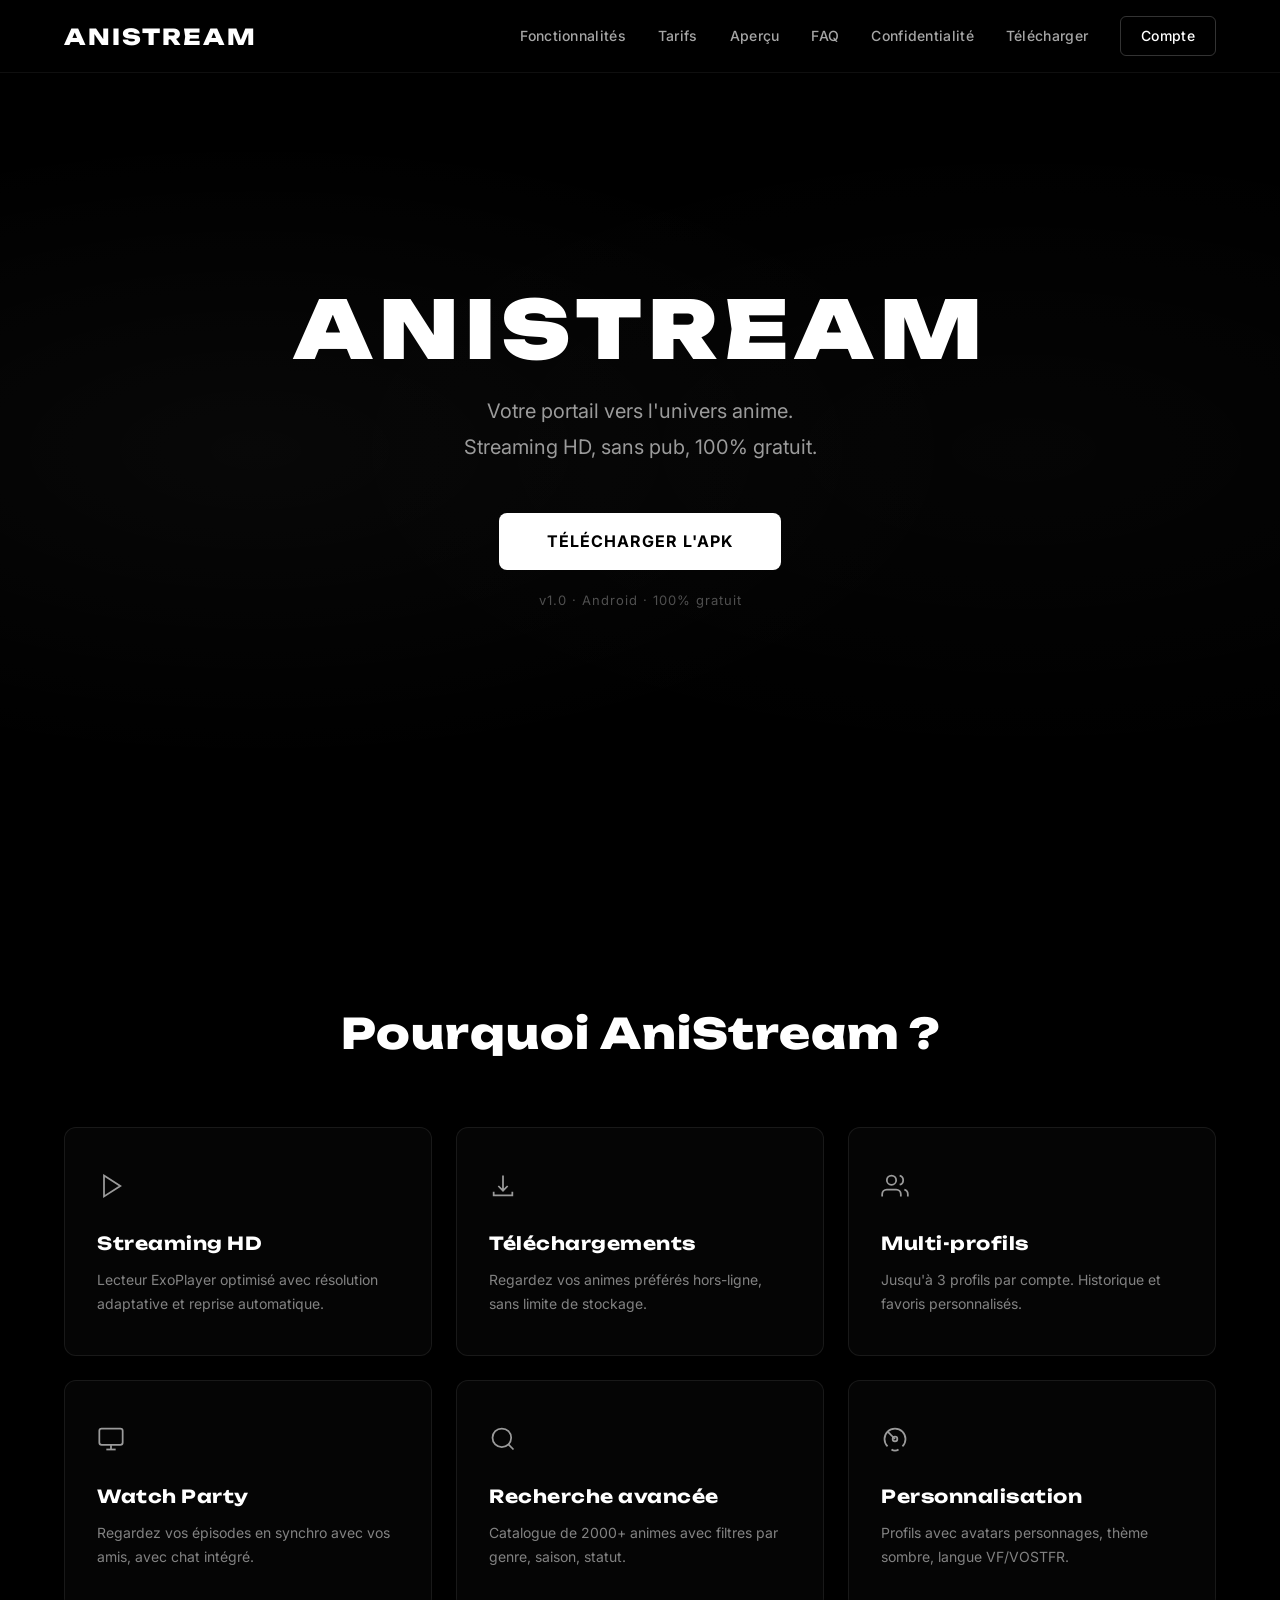
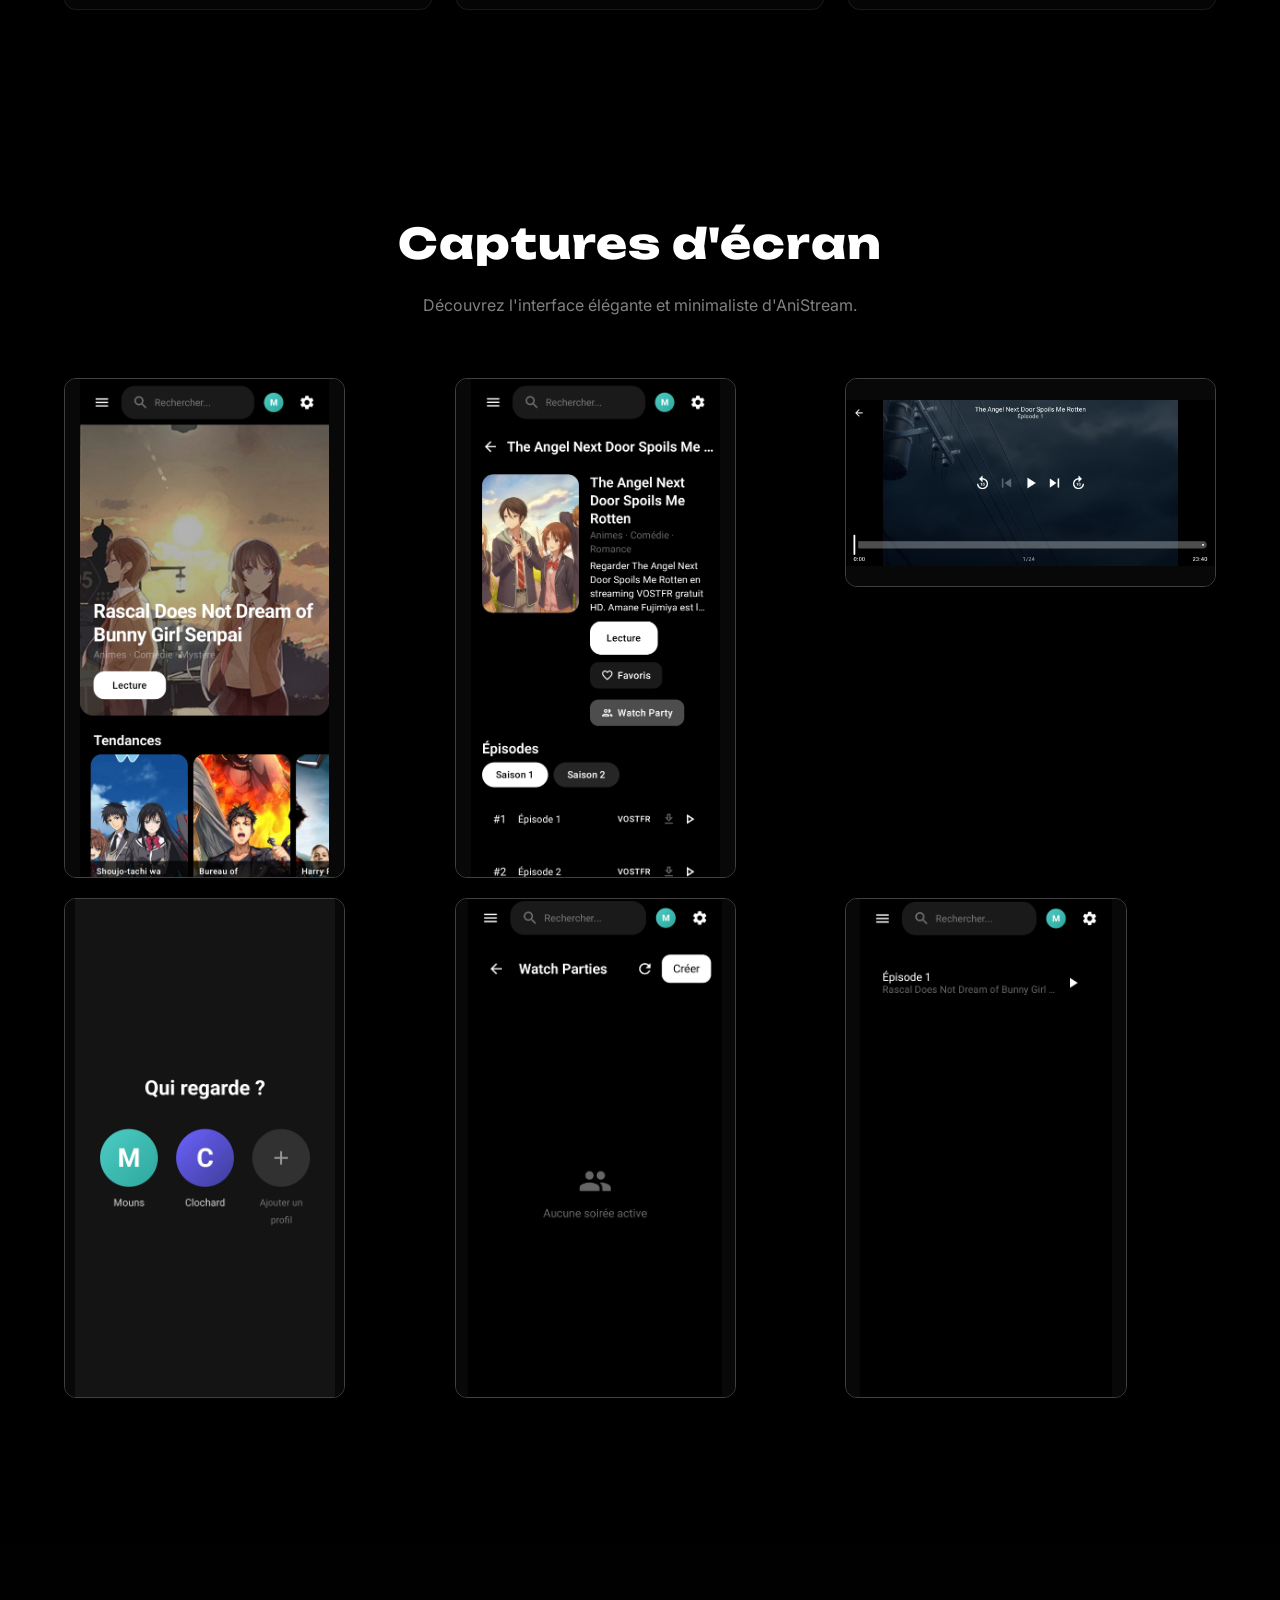
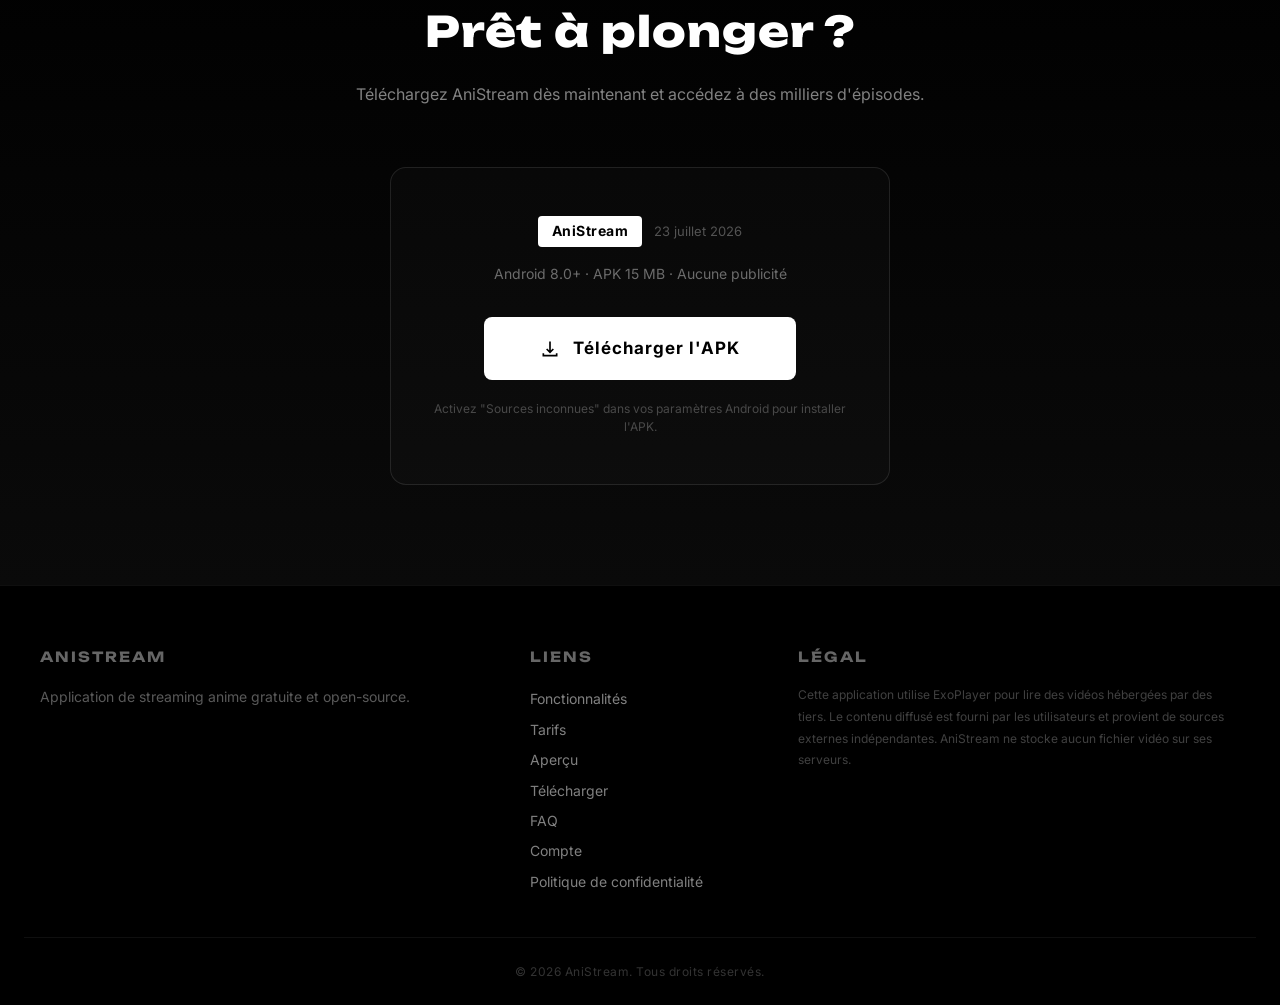
<file: index.html>
<!DOCTYPE html>
<html lang="fr">
<head>
<meta charset="UTF-8">
<meta name="viewport" content="width=device-width, initial-scale=1.0">
<title>AniStream VF - Streaming et téléchargement d'animés en VF et VOSTFR</title>
<meta name="description" content="AniStream VF : application Android de streaming animé gratuit. Catalogue VF et VOSTFR, watch party, multi-profils et téléchargements.">
<meta name="keywords" content="AniStream, AniStream VF, streaming anime, animé VF, application Android anime, watch party anime">
<meta name="robots" content="index, follow">
<link rel="canonical" href="https://anistreamvf.github.io/">
<meta property="og:title" content="AniStream VF - Streaming animé gratuit">
<meta property="og:description" content="Application Android de streaming animé en VF et VOSTFR. Gratuit, sans pub, multi-profils.">
<meta property="og:url" content="https://anistreamvf.github.io/">
<meta property="og:type" content="website">
<meta property="og:site_name" content="AniStream VF">
<link rel="preconnect" href="https://fonts.googleapis.com">
<link rel="preconnect" href="https://fonts.gstatic.com" crossorigin>
<link href="https://fonts.googleapis.com/css2?family=Unbounded:wght@200..900&family=Inter:wght@300;400;500;600;700&display=swap" rel="stylesheet">
<link rel="stylesheet" href="style.css">
</head>
<body>

<header>
<nav>
<a href="/" class="logo">AniStream</a>
<div class="nav-links">
<a href="#features">Fonctionnalités</a>
<a href="pricing.html">Tarifs</a>
<a href="#gallery">Aperçu</a>
<a href="faq.html">FAQ</a>
<a href="privacy.html">Confidentialité</a>
<a href="#download">Télécharger</a>
<a href="login.html" class="nav-cta">Compte</a>
</div>
</nav>
</header>

<section class="hero">
<div class="hero-content">
<h1>AniStream</h1>
<p class="hero-sub">Votre portail vers l'univers anime.<br>Streaming HD, sans pub, 100% gratuit.</p>
<a href="#download" class="btn-primary">Télécharger l'APK</a>
<p class="hero-version">v1.0 · Android · 100% gratuit</p>
</div>
<div class="hero-bg"></div>
</section>

<section id="features" class="features">
<h2>Pourquoi AniStream ?</h2>
<div class="features-grid">
<div class="feature-card">
<div class="feature-icon"><svg width="28" height="28" viewBox="0 0 24 24" fill="none" stroke="currentColor" stroke-width="1.5"><polygon points="6 3 20 12 6 21 6 3"/></svg></div>
<h3>Streaming HD</h3>
<p>Lecteur ExoPlayer optimisé avec résolution adaptative et reprise automatique.</p>
</div>
<div class="feature-card">
<div class="feature-icon"><svg width="28" height="28" viewBox="0 0 24 24" fill="none" stroke="currentColor" stroke-width="1.5"><path d="M12 3v13M8 12l4 4 4-4"/><path d="M4 17v3h16v-3"/></svg></div>
<h3>Téléchargements</h3>
<p>Regardez vos animes préférés hors-ligne, sans limite de stockage.</p>
</div>
<div class="feature-card">
<div class="feature-icon"><svg width="28" height="28" viewBox="0 0 24 24" fill="none" stroke="currentColor" stroke-width="1.5"><path d="M17 21v-2a4 4 0 0 0-4-4H5a4 4 0 0 0-4 4v2"/><circle cx="9" cy="7" r="4"/><path d="M23 21v-2a4 4 0 0 0-3-3.87"/><path d="M16 3.13a4 4 0 0 1 0 7.75"/></svg></div>
<h3>Multi-profils</h3>
<p>Jusqu'à 3 profils par compte. Historique et favoris personnalisés.</p>
</div>
<div class="feature-card">
<div class="feature-icon"><svg width="28" height="28" viewBox="0 0 24 24" fill="none" stroke="currentColor" stroke-width="1.5"><rect x="2" y="3" width="20" height="14" rx="2"/><path d="M8 21h8"/><path d="M12 17v4"/></svg></div>
<h3>Watch Party</h3>
<p>Regardez vos épisodes en synchro avec vos amis, avec chat intégré.</p>
</div>
<div class="feature-card">
<div class="feature-icon"><svg width="28" height="28" viewBox="0 0 24 24" fill="none" stroke="currentColor" stroke-width="1.5"><circle cx="11" cy="11" r="8"/><path d="M21 21l-4.35-4.35"/></svg></div>
<h3>Recherche avancée</h3>
<p>Catalogue de 2000+ animes avec filtres par genre, saison, statut.</p>
</div>
<div class="feature-card">
<div class="feature-icon"><svg width="28" height="28" viewBox="0 0 24 24" fill="none" stroke="currentColor" stroke-width="1.5"><path d="M12 3a9 9 0 0 0-9 9c0 2.5 1 4.7 2.6 6.3"/><path d="M12 3a9 9 0 0 1 9 9c0 2.5-1 4.7-2.6 6.3"/><path d="M9 21c.8.6 1.9 1 3 1s2.2-.4 3-1"/><circle cx="12" cy="12" r="2"/><path d="M5.5 5.5 12 12"/></svg></div>
<h3>Personnalisation</h3>
<p>Profils avec avatars personnages, thème sombre, langue VF/VOSTFR.</p>
</div>
</div>
</section>

<section id="gallery" class="gallery">
<h2>Captures d'écran</h2>
<p class="section-sub">Découvrez l'interface élégante et minimaliste d'AniStream.</p>
<div class="gallery-grid">
<div class="gallery-item"><a href="screenshots/screenshot-1.jpg" target="_blank"><img src="screenshots/screenshot-1.jpg" alt="Accueil" loading="lazy"></a></div>
<div class="gallery-item"><a href="screenshots/screenshot-2.jpg" target="_blank"><img src="screenshots/screenshot-2.jpg" alt="Détail anime" loading="lazy"></a></div>
<div class="gallery-item landscape"><a href="screenshots/screenshot-3.jpg" target="_blank"><img src="screenshots/screenshot-3.jpg" alt="Lecteur vidéo" loading="lazy"></a></div>
<div class="gallery-item"><a href="screenshots/screenshot-4.jpg" target="_blank"><img src="screenshots/screenshot-4.jpg" alt="Profils" loading="lazy"></a></div>
<div class="gallery-item"><a href="screenshots/screenshot-5.jpg" target="_blank"><img src="screenshots/screenshot-5.jpg" alt="Watch Party" loading="lazy"></a></div>
<div class="gallery-item"><a href="screenshots/screenshot-6.jpg" target="_blank"><img src="screenshots/screenshot-6.jpg" alt="Téléchargements" loading="lazy"></a></div>
</div>
</section>

<section id="download" class="download">
<h2>Prêt à plonger ?</h2>
<p class="section-sub">Téléchargez AniStream dès maintenant et accédez à des milliers d'épisodes.</p>
<div class="download-card">
<div class="download-version">
<span class="version-badge">AniStream</span>
<span class="version-date">23 juillet 2026</span>
</div>
<p class="download-info">Android 8.0+ · APK 15 MB · Aucune publicité</p>
<a href="AniStream-v1.0.apk" class="btn-download" download><svg width="20" height="20" viewBox="0 0 24 24" fill="none" stroke="currentColor" stroke-width="2" style="vertical-align: middle; margin-right: 8px;"><path d="M12 3v13M8 12l4 4 4-4"/><path d="M4 17v3h16v-3"/></svg> Télécharger l'APK</a>
<p class="download-note">Activez "Sources inconnues" dans vos paramètres Android pour installer l'APK.</p>
</div>
</section>

<footer>
<div class="footer-content">
<div class="footer-col">
<h4>AniStream</h4>
<p>Application de streaming anime gratuite et open-source.</p>
</div>
<div class="footer-col">
<h4>Liens</h4>
<a href="#features">Fonctionnalités</a>
<a href="pricing.html">Tarifs</a>
<a href="#gallery">Aperçu</a>
<a href="#download">Télécharger</a>
<a href="faq.html">FAQ</a>
<a href="login.html">Compte</a>
<a href="privacy.html">Politique de confidentialité</a>
</div>
<div class="footer-col">
<h4>Légal</h4>
<p class="legal-text">Cette application utilise ExoPlayer pour lire des vidéos hébergées par des tiers. Le contenu diffusé est fourni par les utilisateurs et provient de sources externes indépendantes. AniStream ne stocke aucun fichier vidéo sur ses serveurs.</p>
</div>
</div>
<div class="footer-bottom">
<p>&copy; 2026 AniStream. Tous droits réservés.</p>
</div>
</footer>

</body>
</html>
</file>
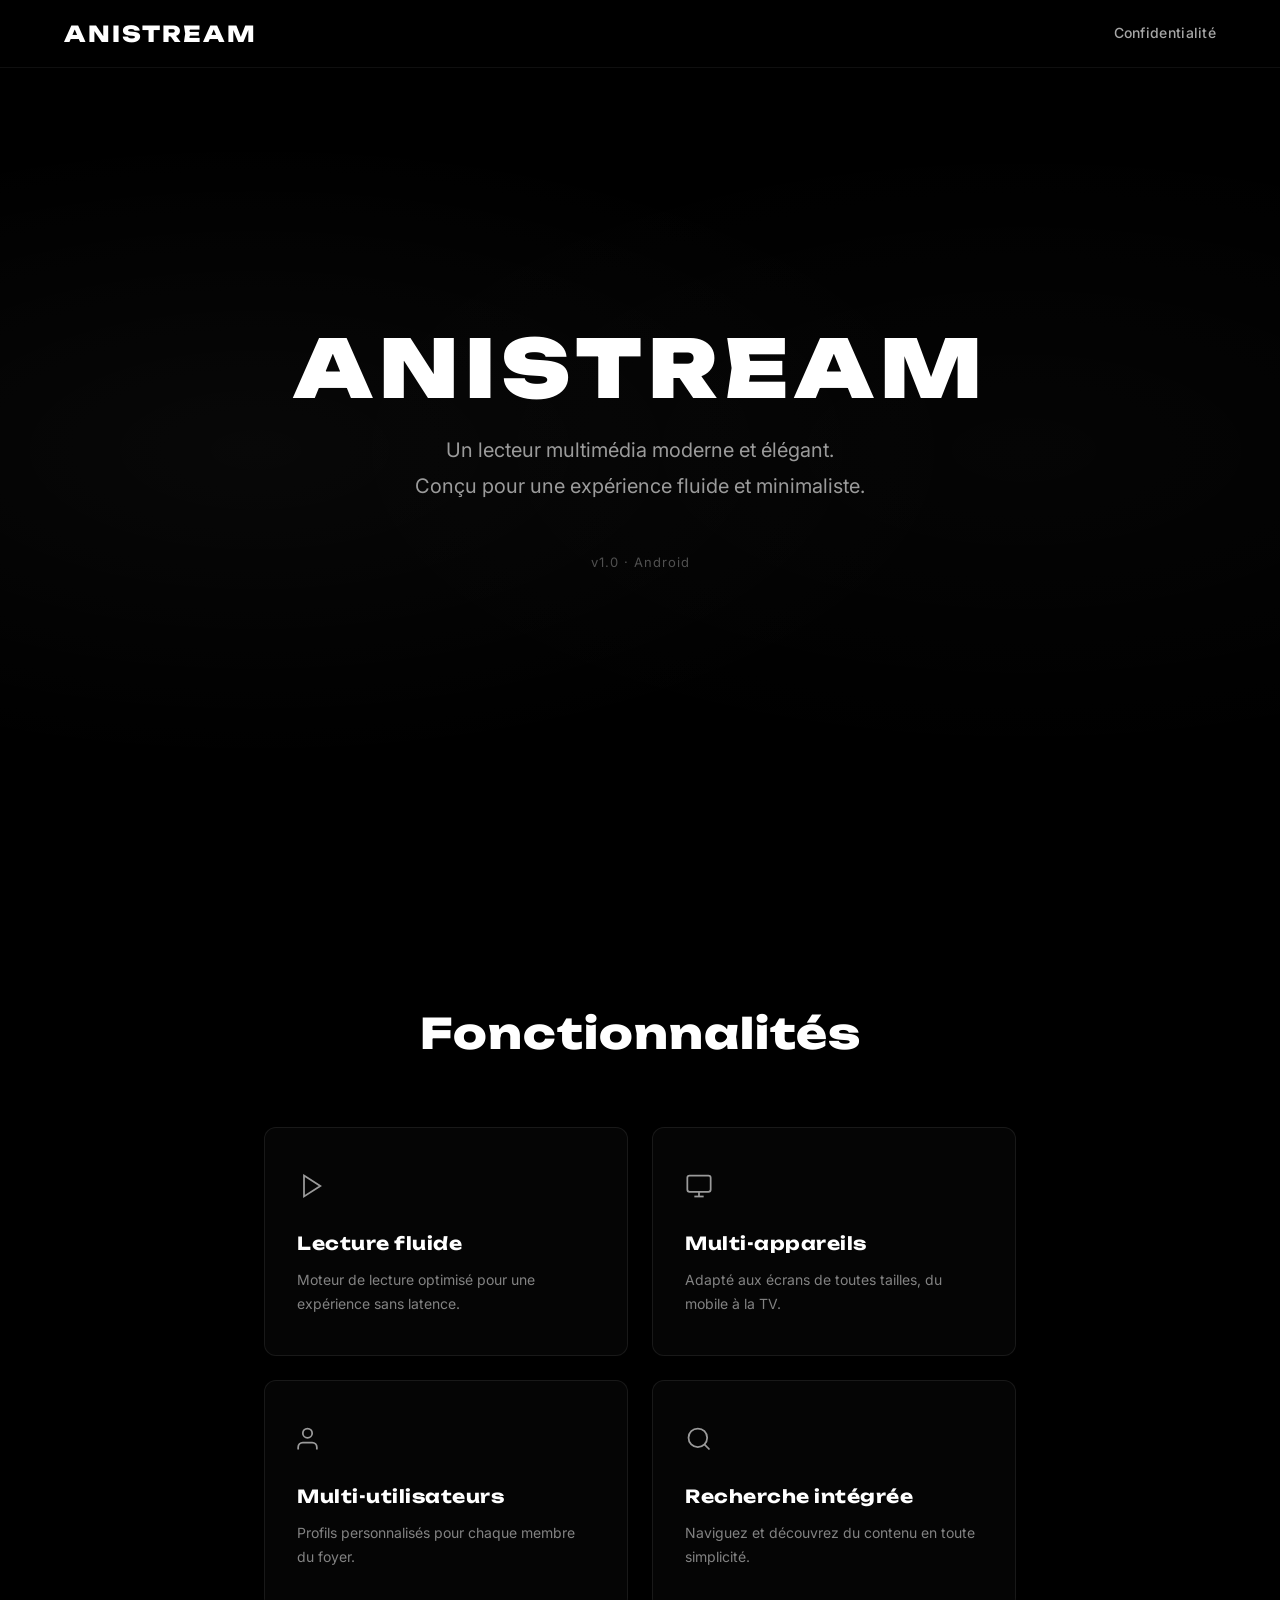
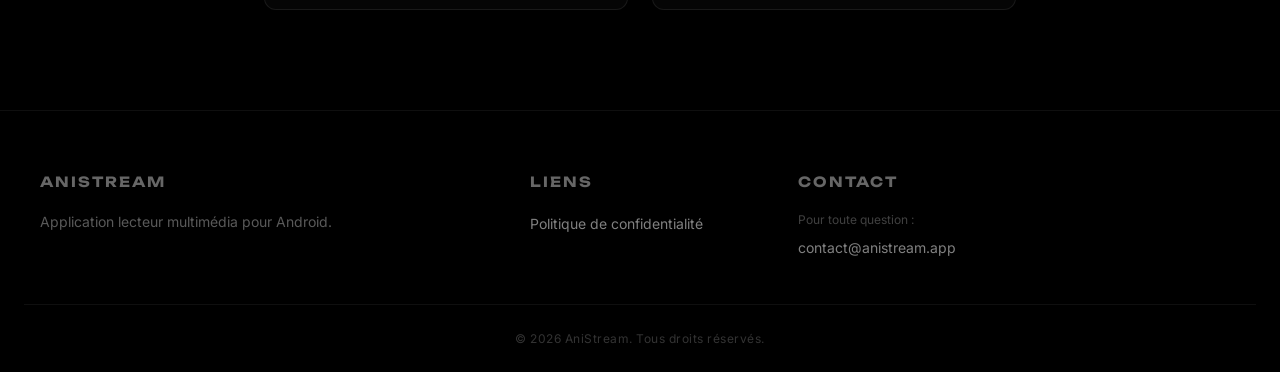
<file: playstore/index.html>
<!DOCTYPE html>
<html lang="fr">
<head>
<meta charset="UTF-8">
<meta name="viewport" content="width=device-width, initial-scale=1.0">
<title>AniStream - Media Player</title>
<link rel="preconnect" href="https://fonts.googleapis.com">
<link rel="preconnect" href="https://fonts.gstatic.com" crossorigin>
<link href="https://fonts.googleapis.com/css2?family=Unbounded:wght@200..900&family=Inter:wght@300;400;500;600;700&display=swap" rel="stylesheet">
<link rel="stylesheet" href="../style.css">
</head>
<body>

<header>
<nav>
<a href="/" class="logo">AniStream</a>
<div class="nav-links">
<a href="privacy.html">Confidentialité</a>
</div>
</nav>
</header>

<section class="hero">
<div class="hero-content">
<h1>AniStream</h1>
<p class="hero-sub">Un lecteur multimédia moderne et élégant.<br>Conçu pour une expérience fluide et minimaliste.</p>
<p class="hero-version">v1.0 · Android</p>
</div>
<div class="hero-bg"></div>
</section>

<section class="features" style="max-width: 800px;">
<h2>Fonctionnalités</h2>
<div class="features-grid" style="grid-template-columns: 1fr 1fr;">
<div class="feature-card">
<div class="feature-icon"><svg width="28" height="28" viewBox="0 0 24 24" fill="none" stroke="currentColor" stroke-width="1.5"><polygon points="6 3 20 12 6 21 6 3"/></svg></div>
<h3>Lecture fluide</h3>
<p>Moteur de lecture optimisé pour une expérience sans latence.</p>
</div>
<div class="feature-card">
<div class="feature-icon"><svg width="28" height="28" viewBox="0 0 24 24" fill="none" stroke="currentColor" stroke-width="1.5"><rect x="2" y="3" width="20" height="14" rx="2"/><path d="M8 21h8"/><path d="M12 17v4"/></svg></div>
<h3>Multi-appareils</h3>
<p>Adapté aux écrans de toutes tailles, du mobile à la TV.</p>
</div>
<div class="feature-card">
<div class="feature-icon"><svg width="28" height="28" viewBox="0 0 24 24" fill="none" stroke="currentColor" stroke-width="1.5"><path d="M17 21v-2a4 4 0 0 0-4-4H5a4 4 0 0 0-4 4v2"/><circle cx="9" cy="7" r="4"/></svg></div>
<h3>Multi-utilisateurs</h3>
<p>Profils personnalisés pour chaque membre du foyer.</p>
</div>
<div class="feature-card">
<div class="feature-icon"><svg width="28" height="28" viewBox="0 0 24 24" fill="none" stroke="currentColor" stroke-width="1.5"><circle cx="11" cy="11" r="8"/><path d="M21 21l-4.35-4.35"/></svg></div>
<h3>Recherche intégrée</h3>
<p>Naviguez et découvrez du contenu en toute simplicité.</p>
</div>
</div>
</section>

<footer>
<div class="footer-content">
<div class="footer-col">
<h4>AniStream</h4>
<p>Application lecteur multimédia pour Android.</p>
</div>
<div class="footer-col">
<h4>Liens</h4>
<a href="privacy.html">Politique de confidentialité</a>
</div>
<div class="footer-col">
<h4>Contact</h4>
<p class="legal-text">Pour toute question : <a href="mailto:contact@anistream.app" style="color: rgba(255,255,255,0.5);">contact@anistream.app</a></p>
</div>
</div>
<div class="footer-bottom">
<p>&copy; 2026 AniStream. Tous droits réservés.</p>
</div>
</footer>

</body>
</html>
</file>
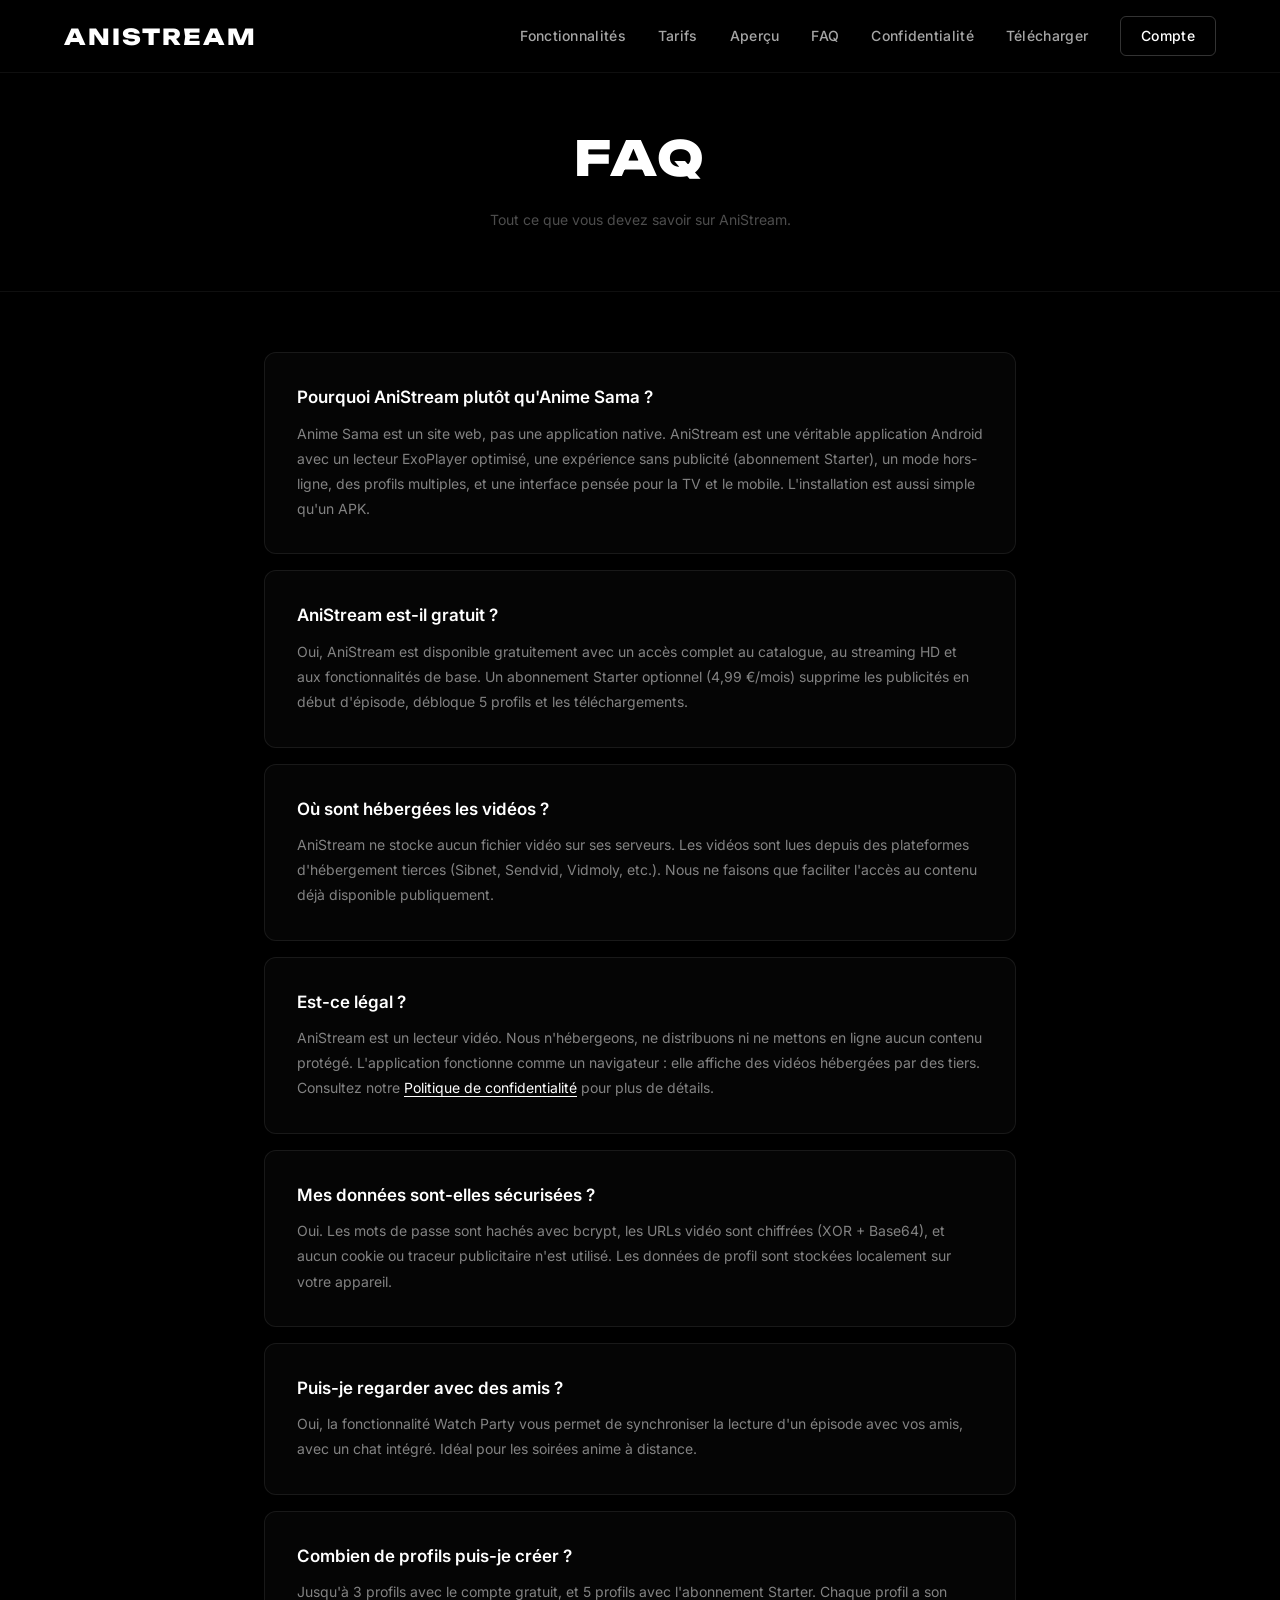
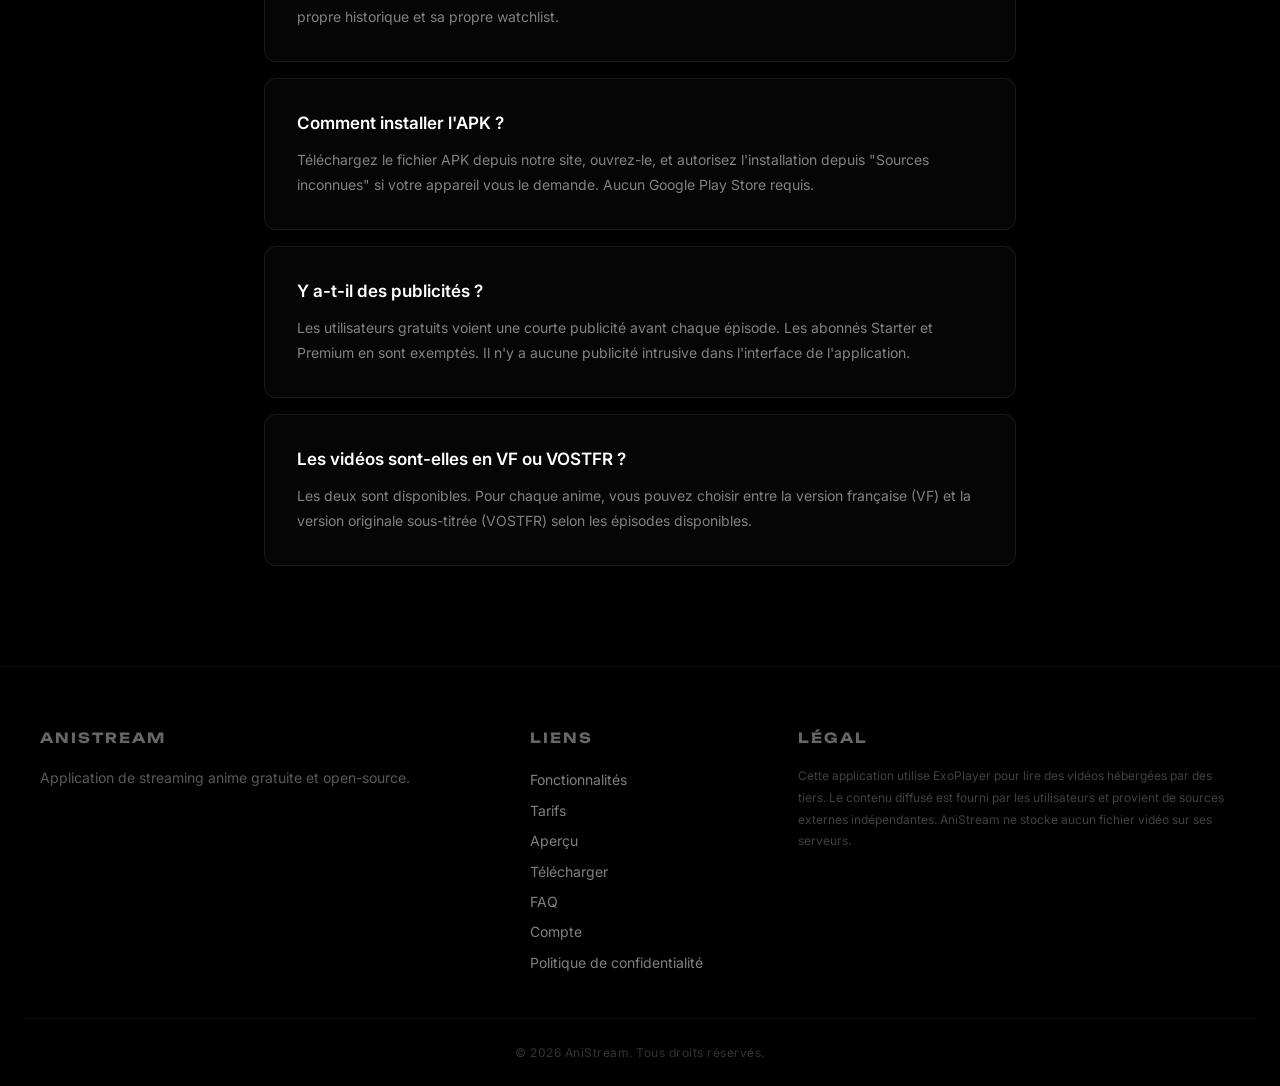
<file: faq.html>
<!DOCTYPE html>
<html lang="fr">
<head>
<meta charset="UTF-8">
<meta name="viewport" content="width=device-width, initial-scale=1.0">
<title>FAQ - AniStream VF</title>
<meta name="description" content="Questions fréquentes sur AniStream VF : différence avec Anime Sama, légalité, installation APK, profils, téléchargements.">
<meta name="robots" content="index, follow">
<link rel="canonical" href="https://anistreamvf.github.io/faq.html">
<meta property="og:title" content="FAQ AniStream VF">
<meta property="og:description" content="Tout savoir sur AniStream VF : fonctionnement, abonnements, sécurité.">
<meta property="og:url" content="https://anistreamvf.github.io/faq.html">
<meta property="og:type" content="website">
<meta property="og:site_name" content="AniStream VF">
<link rel="preconnect" href="https://fonts.googleapis.com">
<link rel="preconnect" href="https://fonts.gstatic.com" crossorigin>
<link href="https://fonts.googleapis.com/css2?family=Unbounded:wght@200..900&family=Inter:wght@300;400;500;600;700&display=swap" rel="stylesheet">
<link rel="stylesheet" href="style.css">
</head>
<body>

<header>
<nav>
<a href="/" class="logo">AniStream</a>
<div class="nav-links">
<a href="index.html#features">Fonctionnalités</a>
<a href="pricing.html">Tarifs</a>
<a href="index.html#gallery">Aperçu</a>
<a href="faq.html" class="active">FAQ</a>
<a href="privacy.html">Confidentialité</a>
<a href="index.html#download">Télécharger</a>
<a href="login.html" class="nav-cta">Compte</a>
</div>
</nav>
</header>

<section class="page-header">
<h1>FAQ</h1>
<p>Tout ce que vous devez savoir sur AniStream.</p>
</section>

<section class="faq-page">
<div class="faq-list">

<div class="faq-card">
<h3>Pourquoi AniStream plutôt qu'Anime Sama ?</h3>
<p>Anime Sama est un site web, pas une application native. AniStream est une véritable application Android avec un lecteur ExoPlayer optimisé, une expérience sans publicité (abonnement Starter), un mode hors-ligne, des profils multiples, et une interface pensée pour la TV et le mobile. L'installation est aussi simple qu'un APK.</p>
</div>

<div class="faq-card">
<h3>AniStream est-il gratuit ?</h3>
<p>Oui, AniStream est disponible gratuitement avec un accès complet au catalogue, au streaming HD et aux fonctionnalités de base. Un abonnement Starter optionnel (4,99 €/mois) supprime les publicités en début d'épisode, débloque 5 profils et les téléchargements.</p>
</div>

<div class="faq-card">
<h3>Où sont hébergées les vidéos ?</h3>
<p>AniStream ne stocke aucun fichier vidéo sur ses serveurs. Les vidéos sont lues depuis des plateformes d'hébergement tierces (Sibnet, Sendvid, Vidmoly, etc.). Nous ne faisons que faciliter l'accès au contenu déjà disponible publiquement.</p>
</div>

<div class="faq-card">
<h3>Est-ce légal ?</h3>
<p>AniStream est un lecteur vidéo. Nous n'hébergeons, ne distribuons ni ne mettons en ligne aucun contenu protégé. L'application fonctionne comme un navigateur : elle affiche des vidéos hébergées par des tiers. Consultez notre <a href="privacy.html">Politique de confidentialité</a> pour plus de détails.</p>
</div>

<div class="faq-card">
<h3>Mes données sont-elles sécurisées ?</h3>
<p>Oui. Les mots de passe sont hachés avec bcrypt, les URLs vidéo sont chiffrées (XOR + Base64), et aucun cookie ou traceur publicitaire n'est utilisé. Les données de profil sont stockées localement sur votre appareil.</p>
</div>

<div class="faq-card">
<h3>Puis-je regarder avec des amis ?</h3>
<p>Oui, la fonctionnalité Watch Party vous permet de synchroniser la lecture d'un épisode avec vos amis, avec un chat intégré. Idéal pour les soirées anime à distance.</p>
</div>

<div class="faq-card">
<h3>Combien de profils puis-je créer ?</h3>
<p>Jusqu'à 3 profils avec le compte gratuit, et 5 profils avec l'abonnement Starter. Chaque profil a son propre historique et sa propre watchlist.</p>
</div>

<div class="faq-card">
<h3>Comment installer l'APK ?</h3>
<p>Téléchargez le fichier APK depuis notre site, ouvrez-le, et autorisez l'installation depuis "Sources inconnues" si votre appareil vous le demande. Aucun Google Play Store requis.</p>
</div>

<div class="faq-card">
<h3>Y a-t-il des publicités ?</h3>
<p>Les utilisateurs gratuits voient une courte publicité avant chaque épisode. Les abonnés Starter et Premium en sont exemptés. Il n'y a aucune publicité intrusive dans l'interface de l'application.</p>
</div>

<div class="faq-card">
<h3>Les vidéos sont-elles en VF ou VOSTFR ?</h3>
<p>Les deux sont disponibles. Pour chaque anime, vous pouvez choisir entre la version française (VF) et la version originale sous-titrée (VOSTFR) selon les épisodes disponibles.</p>
</div>

</div>
</section>

<footer>
<div class="footer-content">
<div class="footer-col">
<h4>AniStream</h4>
<p>Application de streaming anime gratuite et open-source.</p>
</div>
<div class="footer-col">
<h4>Liens</h4>
<a href="index.html#features">Fonctionnalités</a>
<a href="pricing.html">Tarifs</a>
<a href="index.html#gallery">Aperçu</a>
<a href="index.html#download">Télécharger</a>
<a href="faq.html">FAQ</a>
<a href="login.html">Compte</a>
<a href="privacy.html">Politique de confidentialité</a>
</div>
<div class="footer-col">
<h4>Légal</h4>
<p class="legal-text">Cette application utilise ExoPlayer pour lire des vidéos hébergées par des tiers. Le contenu diffusé est fourni par les utilisateurs et provient de sources externes indépendantes. AniStream ne stocke aucun fichier vidéo sur ses serveurs.</p>
</div>
</div>
<div class="footer-bottom">
<p>&copy; 2026 AniStream. Tous droits réservés.</p>
</div>
</footer>

</body>
</html>
</file>
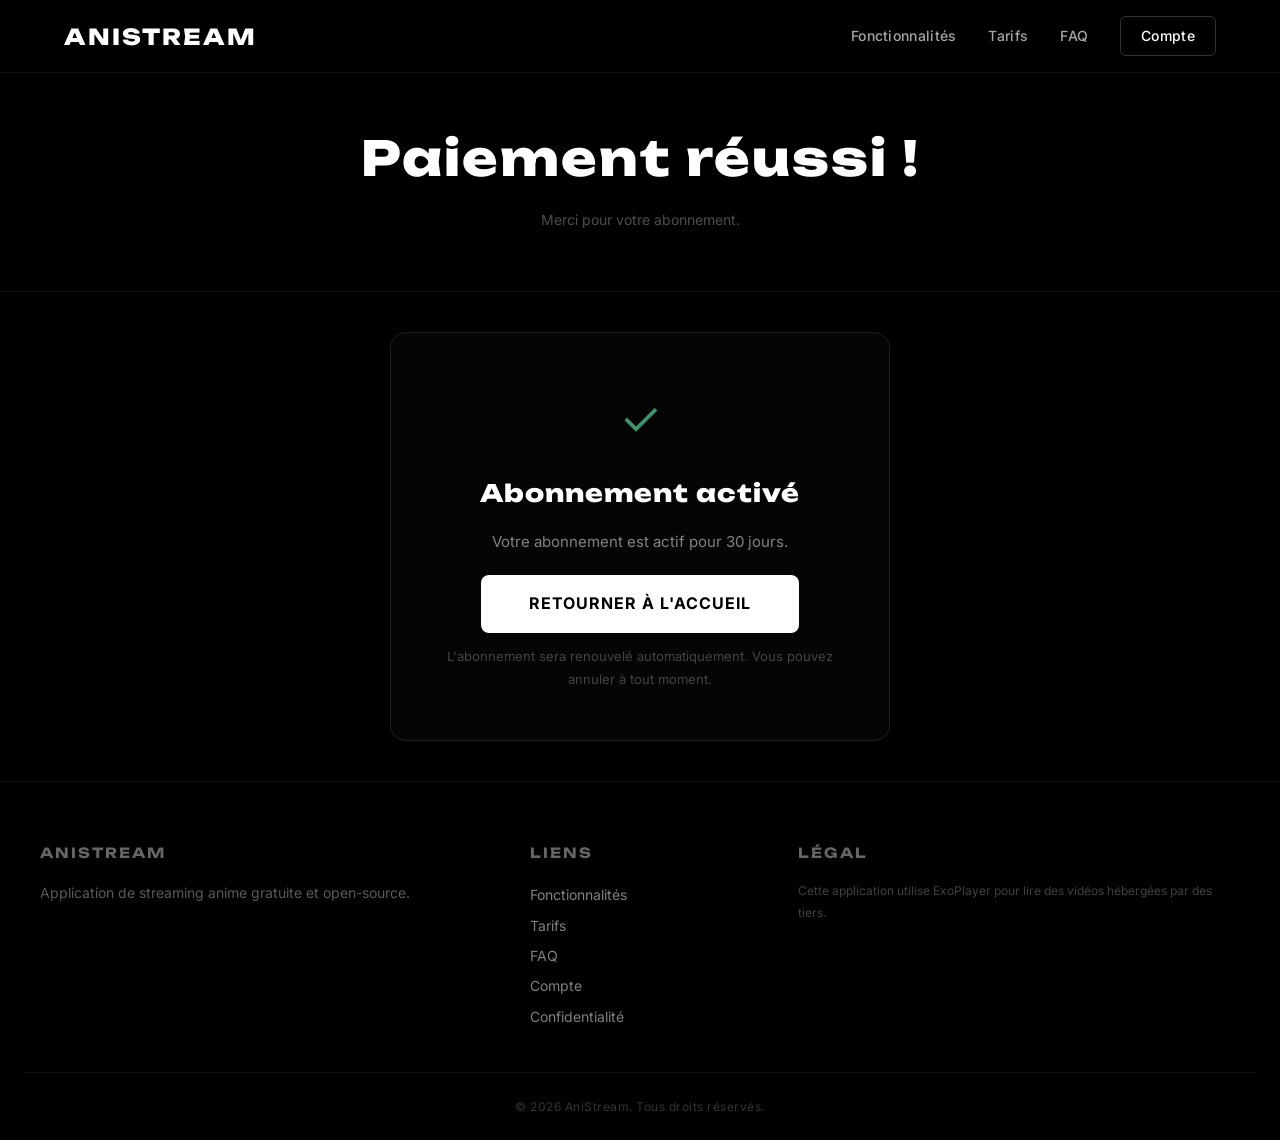
<file: payment-success.html>
<!DOCTYPE html>
<html lang="fr">
<head>
<meta charset="UTF-8">
<meta name="viewport" content="width=device-width, initial-scale=1.0">
<title>Paiement réussi - AniStream</title>
<link rel="preconnect" href="https://fonts.googleapis.com">
<link rel="preconnect" href="https://fonts.gstatic.com" crossorigin>
<link href="https://fonts.googleapis.com/css2?family=Unbounded:wght@200..900&family=Inter:wght@300;400;500;600;700&display=swap" rel="stylesheet">
<link rel="stylesheet" href="style.css">
</head>
<body>

<header>
<nav>
<a href="/" class="logo">AniStream</a>
<div class="nav-links">
<a href="index.html#features">Fonctionnalités</a>
<a href="pricing.html">Tarifs</a>
<a href="faq.html">FAQ</a>
<a href="login.html" class="nav-cta">Compte</a>
</div>
</nav>
</header>

<section class="page-header">
<h1>Paiement réussi !</h1>
<p>Merci pour votre abonnement.</p>
</section>

<section class="pricing-cta" style="padding: 40px 24px;">
<div class="download-card">
<div class="feature-icon" style="font-size:48px;color:#69f0ae">&#10003;</div>
<h2 style="font-size:24px;font-family:'Unbounded',sans-serif;margin-bottom:8px">Abonnement activé</h2>
<p style="color:rgba(255,255,255,0.5);margin-bottom:20px">Votre abonnement est actif pour 30 jours.</p>
<a href="index.html" class="btn-primary">Retourner à l'accueil</a>
<p style="margin-top:12px;font-size:13px;color:rgba(255,255,255,0.25)">L'abonnement sera renouvelé automatiquement. Vous pouvez annuler à tout moment.</p>
</div>
</section>

<script>
const SUPABASE_URL = 'https://fxqrmcinehnuwmkvogcl.supabase.co';
const SUPABASE_ANON = 'eyJhbGciOiJIUzI1NiIsInR5cCI6IkpXVCJ9.eyJpc3MiOiJzdXBhYmFzZSIsInJlZiI6ImZ4cXJtY2luZWhudXdta3ZvZ2NsIiwicm9sZSI6ImFub24iLCJpYXQiOjE3ODQ0OTEzMzAsImV4cCI6MjEwMDA2NzMzMH0.JEnZl17WIpPL42fcMRnOx25HRu7zbaUkPilN9PSFhUM';

const params = new URLSearchParams(window.location.search);
const plan = params.get('plan') || 'starter';
const session = JSON.parse(localStorage.getItem('anistream_session') || 'null');
if (session) {
session.plan = plan;
session.subscriptionEnd = new Date(Date.now() + 30*24*60*60*1000).toISOString();
localStorage.setItem('anistream_session', JSON.stringify(session));
// Update backend profile
(async () => {
try {
const r = await fetch(SUPABASE_URL + '/rest/v1/profiles?id=eq.' + session.id, {
method: 'PATCH',
headers: { 'apikey': SUPABASE_ANON, 'Content-Type': 'application/json', 'Prefer': 'return=minimal' },
body: JSON.stringify({ is_premium: true, subscription_plan: plan, subscription_status: 'active', subscription_end: session.subscriptionEnd })
});
if (!r.ok) {
const err = await r.text();
document.querySelector('.pricing-cta').insertAdjacentHTML('beforeend', '<p style="color:#ff5252;font-size:13px;margin-top:12px">Erreur BDD: ' + err + '</p>');
} else {
document.querySelector('.pricing-cta').insertAdjacentHTML('beforeend', '<p style="color:#69f0ae;font-size:13px;margin-top:12px">✅ Abonnement synchronisé avec le serveur</p>');
}
} catch(e) {
document.querySelector('.pricing-cta').insertAdjacentHTML('beforeend', '<p style="color:#ff5252;font-size:13px;margin-top:12px">Erreur réseau: ' + e.message + '</p>');
}
})();
}
</script>

<footer>
<div class="footer-content">
<div class="footer-col">
<h4>AniStream</h4>
<p>Application de streaming anime gratuite et open-source.</p>
</div>
<div class="footer-col">
<h4>Liens</h4>
<a href="index.html#features">Fonctionnalités</a>
<a href="pricing.html">Tarifs</a>
<a href="faq.html">FAQ</a>
<a href="login.html">Compte</a>
<a href="privacy.html">Confidentialité</a>
</div>
<div class="footer-col">
<h4>Légal</h4>
<p class="legal-text">Cette application utilise ExoPlayer pour lire des vidéos hébergées par des tiers.</p>
</div>
</div>
<div class="footer-bottom">
<p>&copy; 2026 AniStream. Tous droits réservés.</p>
</div>
</footer>

</body>
</html>
</file>
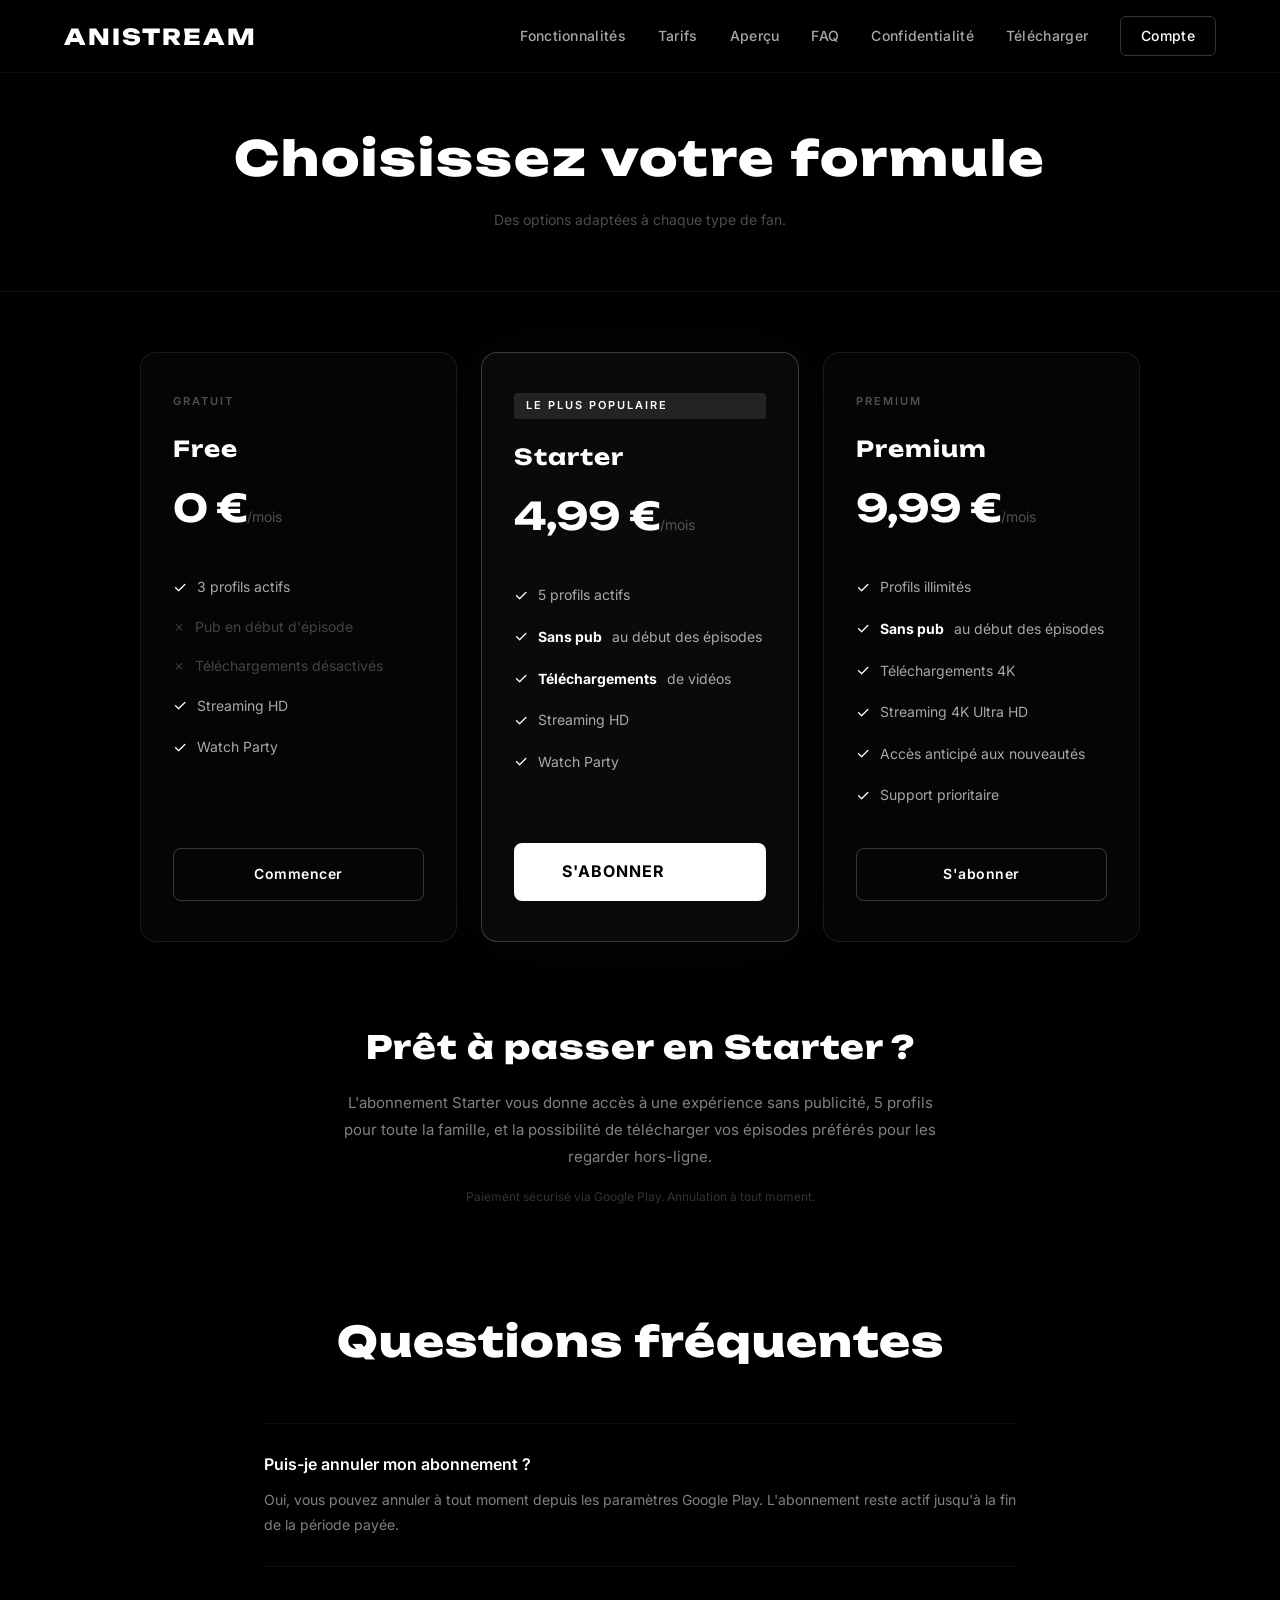
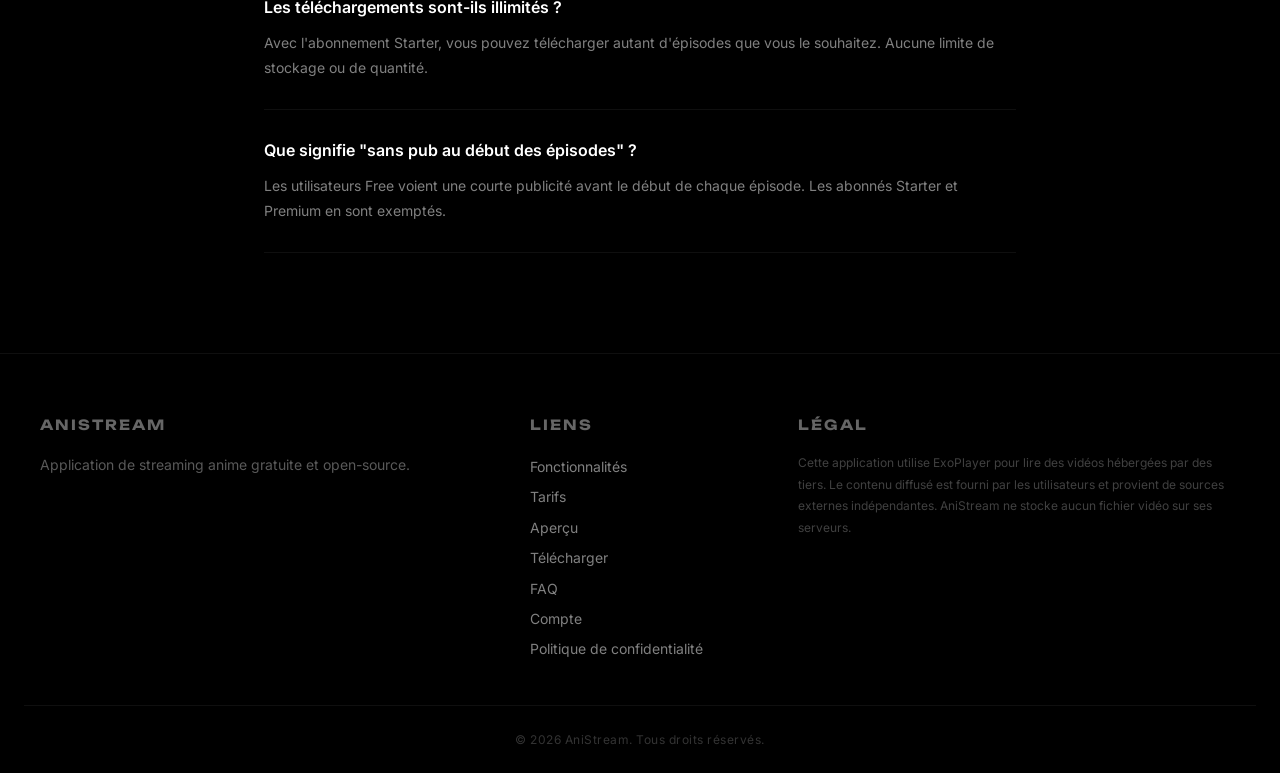
<file: pricing.html>
<!DOCTYPE html>
<html lang="fr">
<head>
<meta charset="UTF-8">
<meta name="viewport" content="width=device-width, initial-scale=1.0">
<title>Tarifs - AniStream VF</title>
<meta name="description" content="Formules d'abonnement AniStream VF : Free gratuit, Starter sans pub et 5 profils, Premium tout illimité.">
<meta name="robots" content="index, follow">
<link rel="canonical" href="https://anistreamvf.github.io/pricing.html">
<meta property="og:title" content="Tarifs AniStream VF">
<meta property="og:description" content="Choisissez votre formule : Free, Starter ou Premium.">
<meta property="og:url" content="https://anistreamvf.github.io/pricing.html">
<meta property="og:type" content="website">
<meta property="og:site_name" content="AniStream VF">
<link rel="preconnect" href="https://fonts.googleapis.com">
<link rel="preconnect" href="https://fonts.gstatic.com" crossorigin>
<link href="https://fonts.googleapis.com/css2?family=Unbounded:wght@200..900&family=Inter:wght@300;400;500;600;700&display=swap" rel="stylesheet">
<link rel="stylesheet" href="style.css">
</head>
<body>

<header>
<nav>
<a href="/" class="logo">AniStream</a>
<div class="nav-links">
<a href="index.html#features">Fonctionnalités</a>
<a href="pricing.html" class="active">Tarifs</a>
<a href="index.html#gallery">Aperçu</a>
<a href="faq.html">FAQ</a>
<a href="privacy.html">Confidentialité</a>
<a href="index.html#download">Télécharger</a>
<a href="login.html" class="nav-cta">Compte</a>
</div>
</nav>
</header>

<section class="page-header">
<h1>Choisissez votre formule</h1>
<p>Des options adaptées à chaque type de fan.</p>
</section>

<section class="pricing-section">
<div class="pricing-grid">

<div class="pricing-card">
<div class="pricing-badge">Gratuit</div>
<h3>Free</h3>
<p class="pricing-price">0 €<span>/mois</span></p>
<ul class="pricing-features">
<li><span class="check">&#10003;</span> 3 profils actifs</li>
<li><span class="cross">&#10007;</span> <span class="muted">Pub en début d'épisode</span></li>
<li><span class="cross">&#10007;</span> <span class="muted">Téléchargements désactivés</span></li>
<li><span class="check">&#10003;</span> Streaming HD</li>
<li><span class="check">&#10003;</span> Watch Party</li>
</ul>
<a href="index.html#download" class="btn-outline">Commencer</a>
</div>

<div class="pricing-card featured">
<div class="pricing-badge popular">Le plus populaire</div>
<h3>Starter</h3>
<p class="pricing-price">4,99 €<span>/mois</span></p>
<ul class="pricing-features">
<li><span class="check">&#10003;</span> 5 profils actifs</li>
<li><span class="check">&#10003;</span> <strong>Sans pub</strong> au début des épisodes</li>
<li><span class="check">&#10003;</span> <strong>Téléchargements</strong> de vidéos</li>
<li><span class="check">&#10003;</span> Streaming HD</li>
<li><span class="check">&#10003;</span> Watch Party</li>
</ul>
<a href="#subscribe" class="btn-primary" onclick="return handleSubscribe('starter')">S'abonner</a>
</div>

<div class="pricing-card">
<div class="pricing-badge">Premium</div>
<h3>Premium</h3>
<p class="pricing-price">9,99 €<span>/mois</span></p>
<ul class="pricing-features">
<li><span class="check">&#10003;</span> Profils illimités</li>
<li><span class="check">&#10003;</span> <strong>Sans pub</strong> au début des épisodes</li>
<li><span class="check">&#10003;</span> Téléchargements 4K</li>
<li><span class="check">&#10003;</span> Streaming 4K Ultra HD</li>
<li><span class="check">&#10003;</span> Accès anticipé aux nouveautés</li>
<li><span class="check">&#10003;</span> Support prioritaire</li>
</ul>
<a href="#subscribe" class="btn-outline" onclick="return handleSubscribe('premium')">S'abonner</a>
</div>

</div>

<div id="subscribe" class="pricing-cta">
<h2>Prêt à passer en Starter ?</h2>
<p>L'abonnement Starter vous donne accès à une expérience sans publicité, 5 profils pour toute la famille, et la possibilité de télécharger vos épisodes préférés pour les regarder hors-ligne.</p>
<p class="pricing-disclaimer">Paiement sécurisé via Google Play. Annulation à tout moment.</p>
</div>
</section>

<section class="pricing-faq">
<h2>Questions fréquentes</h2>
<div class="faq-item">
<h3>Puis-je annuler mon abonnement ?</h3>
<p>Oui, vous pouvez annuler à tout moment depuis les paramètres Google Play. L'abonnement reste actif jusqu'à la fin de la période payée.</p>
</div>
<div class="faq-item">
<h3>Les téléchargements sont-ils illimités ?</h3>
<p>Avec l'abonnement Starter, vous pouvez télécharger autant d'épisodes que vous le souhaitez. Aucune limite de stockage ou de quantité.</p>
</div>
<div class="faq-item">
<h3>Que signifie "sans pub au début des épisodes" ?</h3>
<p>Les utilisateurs Free voient une courte publicité avant le début de chaque épisode. Les abonnés Starter et Premium en sont exemptés.</p>
</div>
</section>

<footer>
<div class="footer-content">
<div class="footer-col">
<h4>AniStream</h4>
<p>Application de streaming anime gratuite et open-source.</p>
</div>
<div class="footer-col">
<h4>Liens</h4>
<a href="index.html#features">Fonctionnalités</a>
<a href="pricing.html">Tarifs</a>
<a href="index.html#gallery">Aperçu</a>
<a href="index.html#download">Télécharger</a>
<a href="faq.html">FAQ</a>
<a href="login.html">Compte</a>
<a href="privacy.html">Politique de confidentialité</a>
</div>
<div class="footer-col">
<h4>Légal</h4>
<p class="legal-text">Cette application utilise ExoPlayer pour lire des vidéos hébergées par des tiers. Le contenu diffusé est fourni par les utilisateurs et provient de sources externes indépendantes. AniStream ne stocke aucun fichier vidéo sur ses serveurs.</p>
</div>
</div>
<div class="footer-bottom">
<p>&copy; 2026 AniStream. Tous droits réservés.</p>
</div>
</footer>

<script>
function handleSubscribe(plan) {
const session = JSON.parse(localStorage.getItem('anistream_session') || 'null');
if (!session) { window.location.href = 'login.html'; return false; }
// Try Stripe checkout, fallback to offline/demo mode
const prices = { starter: 'price_starter_id', premium: 'price_premium_id' };
const priceId = prices[plan] || '';
const successUrl = encodeURIComponent(window.location.origin + '/payment-success.html?plan=' + plan);
const cancelUrl = encodeURIComponent(window.location.origin + '/pricing.html');
const edgeUrl = 'https://fxqrmcinehnuwmkvogcl.supabase.co/functions/v1/stripe-checkout';
fetch(edgeUrl, {
method: 'POST',
headers: { 'Content-Type': 'application/json', 'apikey': 'eyJhbGciOiJIUzI1NiIsInR5cCI6IkpXVCJ9.eyJpc3MiOiJzdXBhYmFzZSIsInJlZiI6ImZ4cXJtY2luZWhudXdta3ZvZ2NsIiwicm9sZSI6ImFub24iLCJpYXQiOjE3ODQ0OTEzMzAsImV4cCI6MjEwMDA2NzMzMH0.JEnZl17WIpPL42fcMRnOx25HRu7zbaUkPilN9PSFhUM' },
body: JSON.stringify({ priceId, successUrl, cancelUrl, userId: session.id, userEmail: session.email })
}).then(r => { if (!r.ok) throw new Error('Stripe unavailable'); return r.json(); }).then(data => {
if (data && data.url) window.location.href = data.url;
else window.location.href = 'payment-success.html?plan=' + plan + '&offline=1';
}).catch(() => { window.location.href = 'payment-success.html?plan=' + plan + '&offline=1'; });
return false;
}
</script>
</body>
</html>
</file>
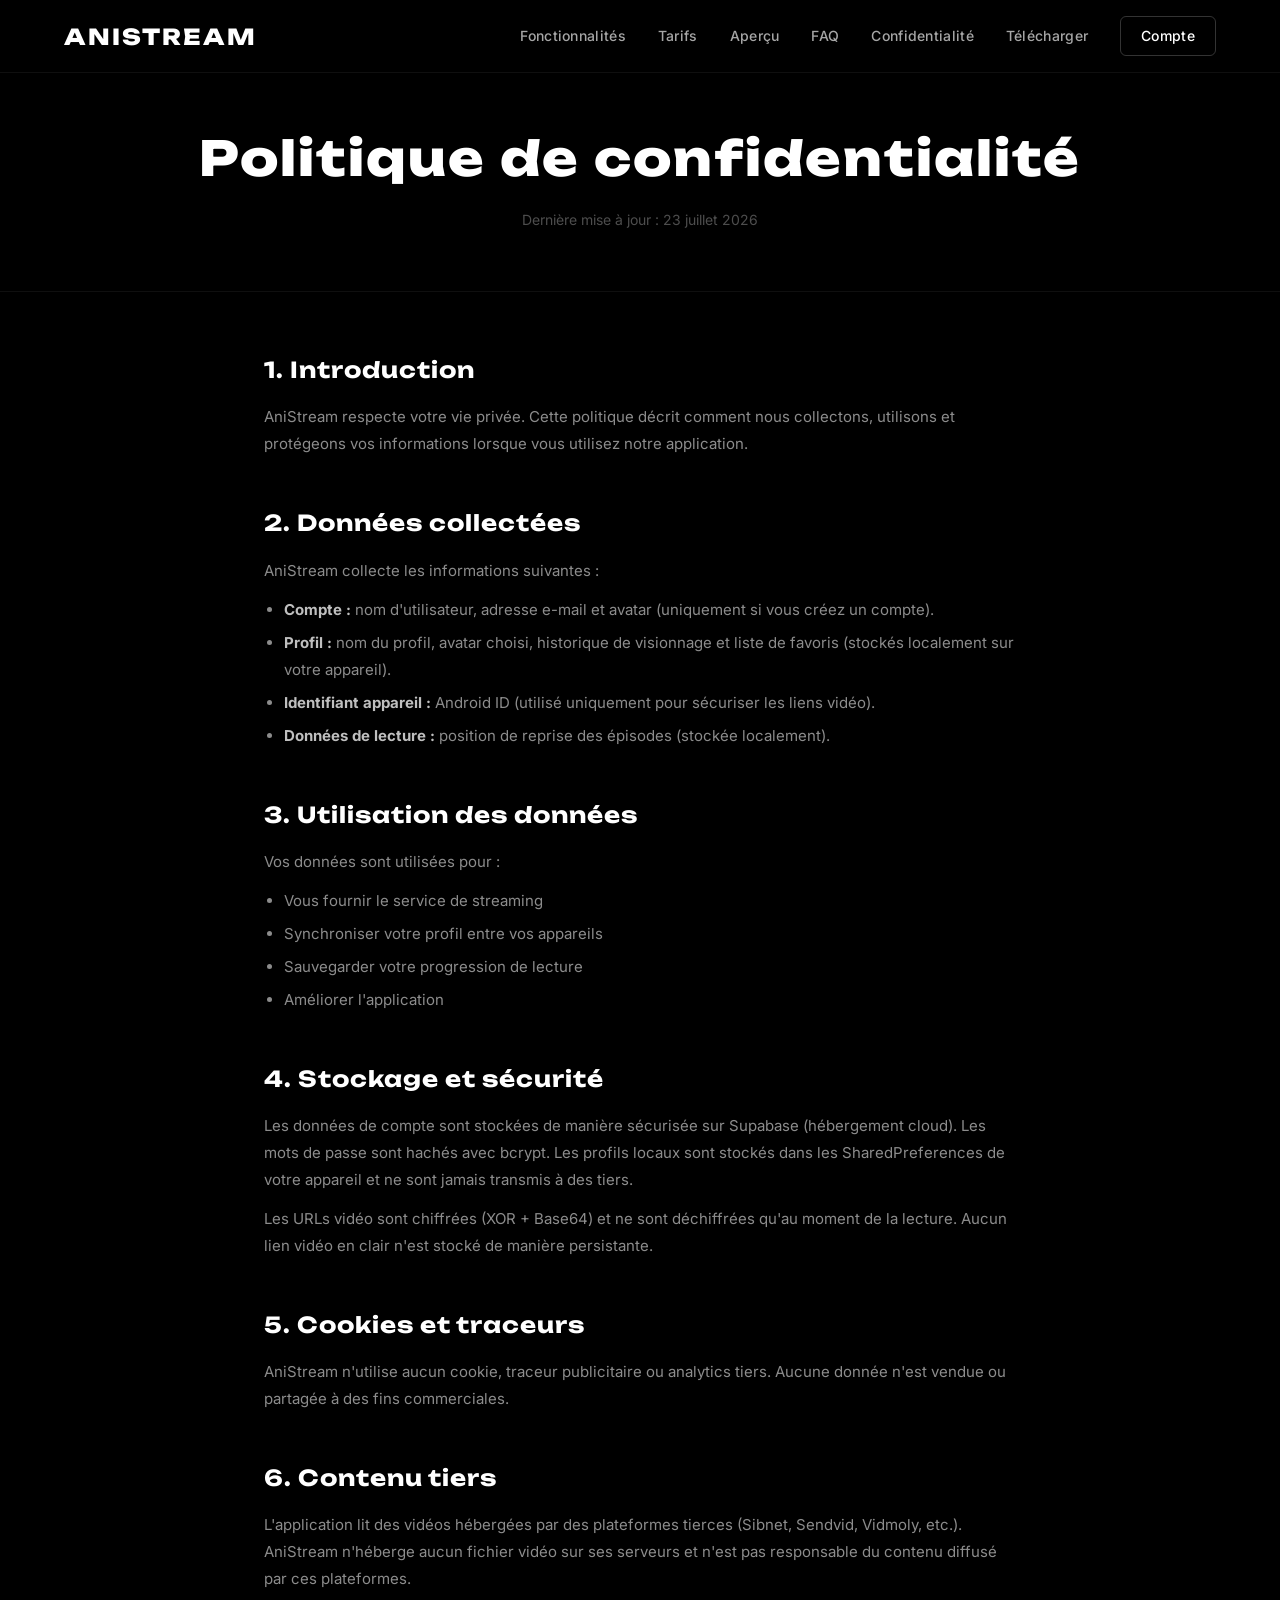
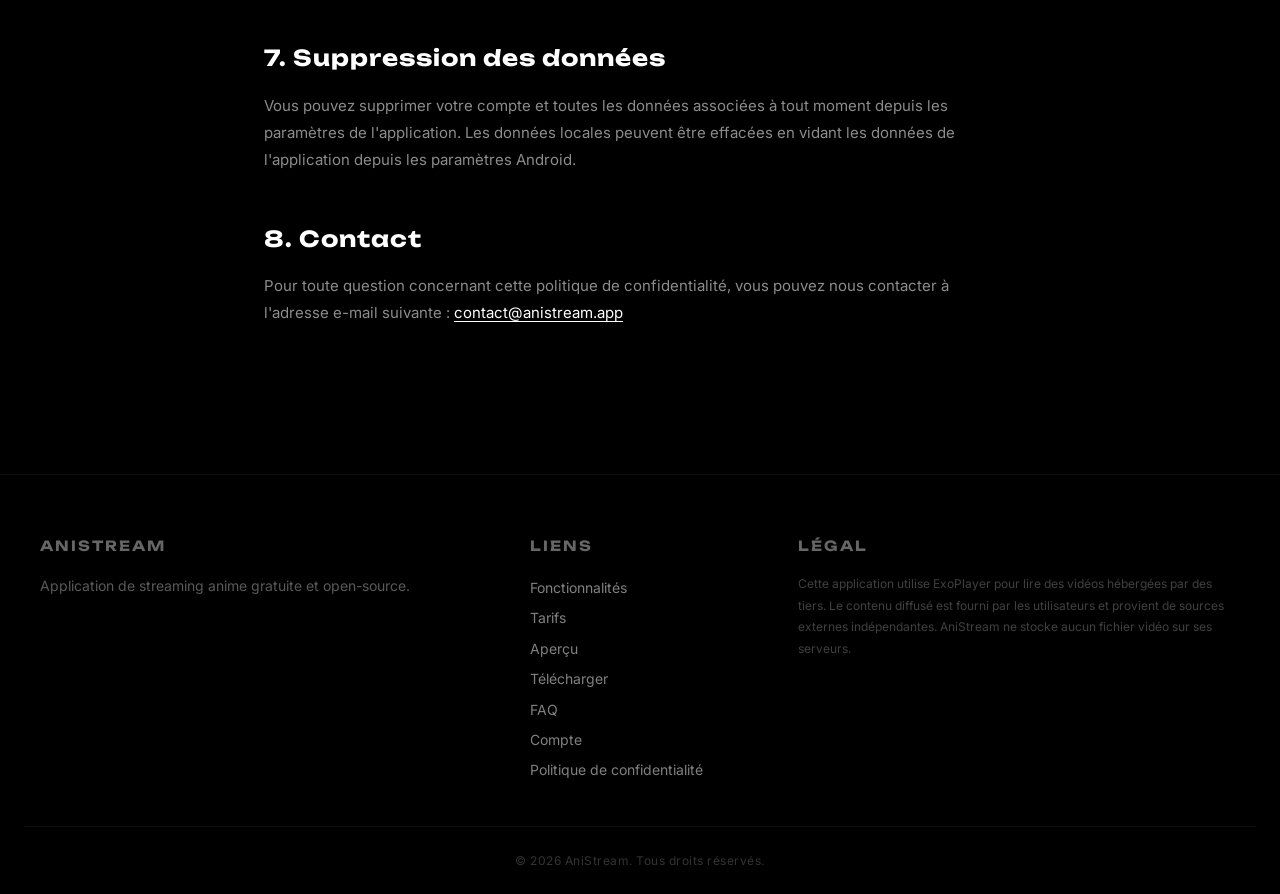
<file: privacy.html>
<!DOCTYPE html>
<html lang="fr">
<head>
<meta charset="UTF-8">
<meta name="viewport" content="width=device-width, initial-scale=1.0">
<title>Politique de confidentialité - AniStream VF</title>
<meta name="description" content="Politique de confidentialité de l'application AniStream VF. Données collectées, sécurité, contact.">
<meta name="robots" content="index, follow">
<link rel="canonical" href="https://anistreamvf.github.io/privacy.html">
<meta property="og:title" content="Confidentialité AniStream VF">
<meta property="og:description" content="Politique de confidentialité et protection des données.">
<meta property="og:url" content="https://anistreamvf.github.io/privacy.html">
<meta property="og:type" content="website">
<meta property="og:site_name" content="AniStream VF">
<link rel="preconnect" href="https://fonts.googleapis.com">
<link rel="preconnect" href="https://fonts.gstatic.com" crossorigin>
<link href="https://fonts.googleapis.com/css2?family=Unbounded:wght@200..900&family=Inter:wght@300;400;500;600;700&display=swap" rel="stylesheet">
<link rel="stylesheet" href="style.css">
</head>
<body>

<header>
<nav>
<a href="/" class="logo">AniStream</a>
<div class="nav-links">
<a href="index.html#features">Fonctionnalités</a>
<a href="pricing.html">Tarifs</a>
<a href="index.html#gallery">Aperçu</a>
<a href="faq.html">FAQ</a>
<a href="privacy.html">Confidentialité</a>
<a href="index.html#download">Télécharger</a>
<a href="login.html" class="nav-cta">Compte</a>
</div>
</nav>
</header>

<section class="page-header">
<h1>Politique de confidentialité</h1>
<p>Dernière mise à jour : 23 juillet 2026</p>
</section>

<section class="privacy-content">
<div class="privacy-block">
<h2>1. Introduction</h2>
<p>AniStream respecte votre vie privée. Cette politique décrit comment nous collectons, utilisons et protégeons vos informations lorsque vous utilisez notre application.</p>
</div>

<div class="privacy-block">
<h2>2. Données collectées</h2>
<p>AniStream collecte les informations suivantes :</p>
<ul>
<li><strong>Compte :</strong> nom d'utilisateur, adresse e-mail et avatar (uniquement si vous créez un compte).</li>
<li><strong>Profil :</strong> nom du profil, avatar choisi, historique de visionnage et liste de favoris (stockés localement sur votre appareil).</li>
<li><strong>Identifiant appareil :</strong> Android ID (utilisé uniquement pour sécuriser les liens vidéo).</li>
<li><strong>Données de lecture :</strong> position de reprise des épisodes (stockée localement).</li>
</ul>
</div>

<div class="privacy-block">
<h2>3. Utilisation des données</h2>
<p>Vos données sont utilisées pour :</p>
<ul>
<li>Vous fournir le service de streaming</li>
<li>Synchroniser votre profil entre vos appareils</li>
<li>Sauvegarder votre progression de lecture</li>
<li>Améliorer l'application</li>
</ul>
</div>

<div class="privacy-block">
<h2>4. Stockage et sécurité</h2>
<p>Les données de compte sont stockées de manière sécurisée sur Supabase (hébergement cloud). Les mots de passe sont hachés avec bcrypt. Les profils locaux sont stockés dans les SharedPreferences de votre appareil et ne sont jamais transmis à des tiers.</p>
<p>Les URLs vidéo sont chiffrées (XOR + Base64) et ne sont déchiffrées qu'au moment de la lecture. Aucun lien vidéo en clair n'est stocké de manière persistante.</p>
</div>

<div class="privacy-block">
<h2>5. Cookies et traceurs</h2>
<p>AniStream n'utilise aucun cookie, traceur publicitaire ou analytics tiers. Aucune donnée n'est vendue ou partagée à des fins commerciales.</p>
</div>

<div class="privacy-block">
<h2>6. Contenu tiers</h2>
<p>L'application lit des vidéos hébergées par des plateformes tierces (Sibnet, Sendvid, Vidmoly, etc.). AniStream n'héberge aucun fichier vidéo sur ses serveurs et n'est pas responsable du contenu diffusé par ces plateformes.</p>
</div>

<div class="privacy-block">
<h2>7. Suppression des données</h2>
<p>Vous pouvez supprimer votre compte et toutes les données associées à tout moment depuis les paramètres de l'application. Les données locales peuvent être effacées en vidant les données de l'application depuis les paramètres Android.</p>
</div>

<div class="privacy-block">
<h2>8. Contact</h2>
<p>Pour toute question concernant cette politique de confidentialité, vous pouvez nous contacter à l'adresse e-mail suivante : <a href="mailto:contact@anistream.app">contact@anistream.app</a></p>
</div>
</section>

<footer>
<div class="footer-content">
<div class="footer-col">
<h4>AniStream</h4>
<p>Application de streaming anime gratuite et open-source.</p>
</div>
<div class="footer-col">
<h4>Liens</h4>
<a href="index.html#features">Fonctionnalités</a>
<a href="pricing.html">Tarifs</a>
<a href="index.html#gallery">Aperçu</a>
<a href="index.html#download">Télécharger</a>
<a href="faq.html">FAQ</a>
<a href="login.html">Compte</a>
<a href="privacy.html">Politique de confidentialité</a>
</div>
<div class="footer-col">
<h4>Légal</h4>
<p class="legal-text">Cette application utilise ExoPlayer pour lire des vidéos hébergées par des tiers. Le contenu diffusé est fourni par les utilisateurs et provient de sources externes indépendantes. AniStream ne stocke aucun fichier vidéo sur ses serveurs.</p>
</div>
</div>
<div class="footer-bottom">
<p>&copy; 2026 AniStream. Tous droits réservés.</p>
</div>
</footer>

</body>
</html>
</file>
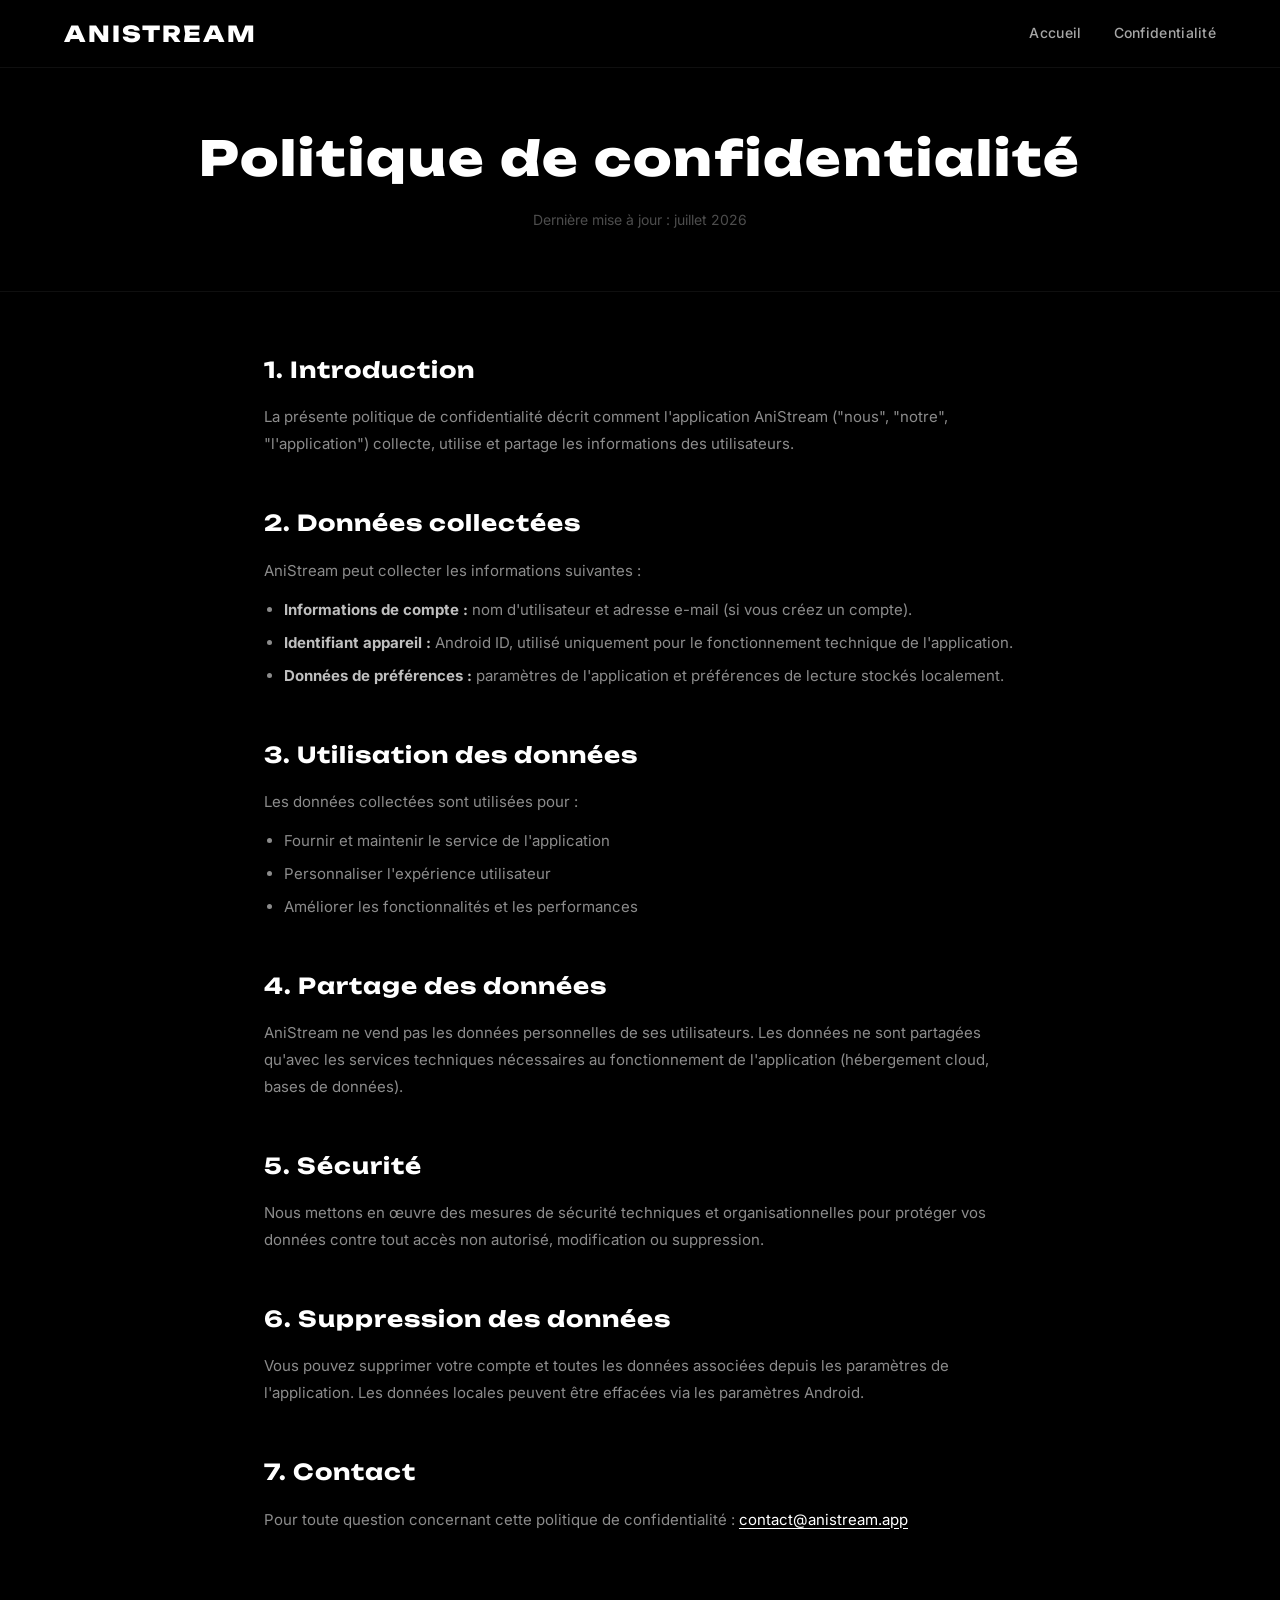
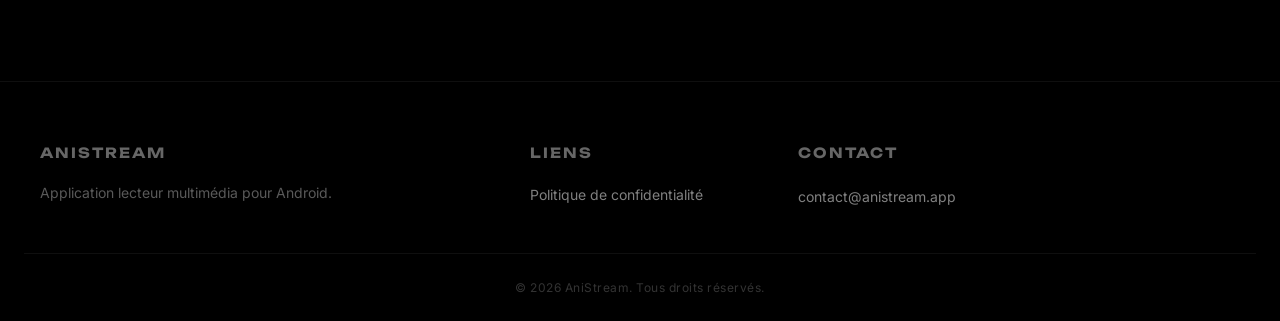
<file: playstore/privacy.html>
<!DOCTYPE html>
<html lang="fr">
<head>
<meta charset="UTF-8">
<meta name="viewport" content="width=device-width, initial-scale=1.0">
<title>Politique de confidentialité - AniStream</title>
<link rel="preconnect" href="https://fonts.googleapis.com">
<link rel="preconnect" href="https://fonts.gstatic.com" crossorigin>
<link href="https://fonts.googleapis.com/css2?family=Unbounded:wght@200..900&family=Inter:wght@300;400;500;600;700&display=swap" rel="stylesheet">
<link rel="stylesheet" href="../style.css">
</head>
<body>

<header>
<nav>
<a href="/" class="logo">AniStream</a>
<div class="nav-links">
<a href="index.html">Accueil</a>
<a href="privacy.html">Confidentialité</a>
</div>
</nav>
</header>

<section class="page-header">
<h1>Politique de confidentialité</h1>
<p>Dernière mise à jour : juillet 2026</p>
</section>

<section class="privacy-content">
<div class="privacy-block">
<h2>1. Introduction</h2>
<p>La présente politique de confidentialité décrit comment l'application AniStream ("nous", "notre", "l'application") collecte, utilise et partage les informations des utilisateurs.</p>
</div>

<div class="privacy-block">
<h2>2. Données collectées</h2>
<p>AniStream peut collecter les informations suivantes :</p>
<ul>
<li><strong>Informations de compte :</strong> nom d'utilisateur et adresse e-mail (si vous créez un compte).</li>
<li><strong>Identifiant appareil :</strong> Android ID, utilisé uniquement pour le fonctionnement technique de l'application.</li>
<li><strong>Données de préférences :</strong> paramètres de l'application et préférences de lecture stockés localement.</li>
</ul>
</div>

<div class="privacy-block">
<h2>3. Utilisation des données</h2>
<p>Les données collectées sont utilisées pour :</p>
<ul>
<li>Fournir et maintenir le service de l'application</li>
<li>Personnaliser l'expérience utilisateur</li>
<li>Améliorer les fonctionnalités et les performances</li>
</ul>
</div>

<div class="privacy-block">
<h2>4. Partage des données</h2>
<p>AniStream ne vend pas les données personnelles de ses utilisateurs. Les données ne sont partagées qu'avec les services techniques nécessaires au fonctionnement de l'application (hébergement cloud, bases de données).</p>
</div>

<div class="privacy-block">
<h2>5. Sécurité</h2>
<p>Nous mettons en œuvre des mesures de sécurité techniques et organisationnelles pour protéger vos données contre tout accès non autorisé, modification ou suppression.</p>
</div>

<div class="privacy-block">
<h2>6. Suppression des données</h2>
<p>Vous pouvez supprimer votre compte et toutes les données associées depuis les paramètres de l'application. Les données locales peuvent être effacées via les paramètres Android.</p>
</div>

<div class="privacy-block">
<h2>7. Contact</h2>
<p>Pour toute question concernant cette politique de confidentialité : <a href="mailto:contact@anistream.app">contact@anistream.app</a></p>
</div>
</section>

<footer>
<div class="footer-content">
<div class="footer-col">
<h4>AniStream</h4>
<p>Application lecteur multimédia pour Android.</p>
</div>
<div class="footer-col">
<h4>Liens</h4>
<a href="privacy.html">Politique de confidentialité</a>
</div>
<div class="footer-col">
<h4>Contact</h4>
<p class="legal-text"><a href="mailto:contact@anistream.app" style="color: rgba(255,255,255,0.5);">contact@anistream.app</a></p>
</div>
</div>
<div class="footer-bottom">
<p>&copy; 2026 AniStream. Tous droits réservés.</p>
</div>
</footer>

</body>
</html>
</file>
<file: style.css>
*, *::before, *::after {
margin: 0;
padding: 0;
box-sizing: border-box;
}

html {
scroll-behavior: smooth;
}

body {
font-family: 'Inter', -apple-system, BlinkMacSystemFont, 'Segoe UI', Roboto, sans-serif;
background: #000;
color: #fff;
line-height: 1.6;
overflow-x: hidden;
}

h1, h2, h3, h4, .logo {
font-family: 'Unbounded', sans-serif;
}

/* HEADER */
header {
position: fixed;
top: 0;
left: 0;
right: 0;
z-index: 100;
background: rgba(0,0,0,0.95);
backdrop-filter: blur(12px);
border-bottom: 1px solid rgba(255,255,255,0.06);
}

nav {
max-width: 1200px;
margin: 0 auto;
padding: 16px 24px;
display: flex;
align-items: center;
justify-content: space-between;
}

.logo {
font-size: 22px;
font-weight: 800;
letter-spacing: 2px;
text-transform: uppercase;
text-decoration: none;
color: #fff;
}

.nav-links {
display: flex;
align-items: center;
gap: 32px;
}

.nav-links a {
text-decoration: none;
color: rgba(255,255,255,0.65);
font-size: 14px;
font-weight: 500;
letter-spacing: 0.3px;
transition: color 0.2s;
}

.nav-links a:hover {
color: #fff;
}

.nav-cta {
padding: 8px 20px;
border: 1px solid rgba(255,255,255,0.2);
border-radius: 6px;
color: #fff !important;
transition: all 0.2s !important;
}

.nav-cta:hover {
background: #fff;
color: #000 !important;
}

/* HERO */
.hero {
min-height: 100vh;
display: flex;
align-items: center;
justify-content: center;
position: relative;
overflow: hidden;
padding: 80px 24px;
}

.hero-bg {
position: absolute;
inset: 0;
background:
radial-gradient(ellipse at 20% 50%, rgba(255,255,255,0.03) 0%, transparent 50%),
radial-gradient(ellipse at 80% 50%, rgba(255,255,255,0.02) 0%, transparent 50%);
pointer-events: none;
}

.hero-content {
text-align: center;
position: relative;
z-index: 1;
}

.hero h1 {
font-size: 80px;
font-weight: 900;
letter-spacing: 6px;
text-transform: uppercase;
margin-bottom: 24px;
line-height: 1;
}

.hero-sub {
font-size: 20px;
color: rgba(255,255,255,0.6);
margin-bottom: 48px;
font-weight: 400;
line-height: 1.8;
}

.hero-version {
margin-top: 20px;
font-size: 13px;
color: rgba(255,255,255,0.3);
letter-spacing: 1px;
}

/* BUTTONS */
.btn-primary {
display: inline-block;
padding: 16px 48px;
background: #fff;
color: #000;
text-decoration: none;
font-weight: 700;
font-size: 16px;
border-radius: 8px;
letter-spacing: 1px;
text-transform: uppercase;
transition: all 0.3s;
}

.btn-primary:hover {
transform: translateY(-2px);
box-shadow: 0 8px 40px rgba(255,255,255,0.15);
}

/* SECTION COMMON */
section {
padding: 100px 24px;
}

h2 {
font-size: 42px;
font-weight: 800;
text-align: center;
margin-bottom: 16px;
letter-spacing: 1px;
}

.section-sub {
text-align: center;
color: rgba(255,255,255,0.5);
font-size: 16px;
max-width: 600px;
margin: 0 auto 60px;
}

/* FEATURES */
.features {
max-width: 1200px;
margin: 0 auto;
}

.features h2 {
margin-bottom: 60px;
}

.features-grid {
display: grid;
grid-template-columns: repeat(auto-fit, minmax(300px, 1fr));
gap: 24px;
}

.feature-card {
padding: 40px 32px;
border: 1px solid rgba(255,255,255,0.08);
border-radius: 12px;
background: rgba(255,255,255,0.02);
transition: all 0.3s;
}

.feature-card:hover {
background: rgba(255,255,255,0.04);
border-color: rgba(255,255,255,0.15);
transform: translateY(-4px);
}

.feature-icon {
font-size: 28px;
margin-bottom: 16px;
opacity: 0.6;
}

.feature-card h3 {
font-size: 18px;
font-weight: 700;
margin-bottom: 10px;
letter-spacing: 0.5px;
}

.feature-card p {
color: rgba(255,255,255,0.5);
font-size: 14px;
line-height: 1.7;
}

/* GALLERY */
.gallery {
max-width: 1200px;
margin: 0 auto;
}

.gallery-grid {
display: grid;
grid-template-columns: repeat(auto-fit, minmax(280px, 1fr));
gap: 20px;
}

.gallery-item {
aspect-ratio: 9 / 16;
max-height: 500px;
overflow: hidden;
border-radius: 12px;
border: 1px solid rgba(255,255,255,0.25);
}

.gallery-item a {
display: block;
width: 100%;
height: 100%;
}

.gallery-item img {
width: 100%;
height: 100%;
object-fit: contain;
display: block;
background: #080808;
}

.gallery-item.landscape {
aspect-ratio: 16 / 9;
}

.placeholder-img {
width: 100%;
height: 100%;
background: linear-gradient(145deg, #111 0%, #1a1a1a 100%);
display: flex;
align-items: center;
justify-content: center;
color: rgba(255,255,255,0.2);
font-size: 14px;
letter-spacing: 2px;
text-transform: uppercase;
font-weight: 600;
transition: all 0.4s;
}

.placeholder-img:hover {
color: rgba(255,255,255,0.5);
background: linear-gradient(145deg, #1a1a1a 0%, #222 100%);
}

/* DOWNLOAD */
.download {
text-align: center;
background: linear-gradient(180deg, #000 0%, #0a0a0a 100%);
}

.download-card {
max-width: 500px;
margin: 0 auto;
padding: 48px 40px;
border: 1px solid rgba(255,255,255,0.1);
border-radius: 16px;
background: rgba(255,255,255,0.02);
}

.download-version {
display: flex;
align-items: center;
justify-content: center;
gap: 12px;
margin-bottom: 16px;
}

.version-badge {
background: #fff;
color: #000;
padding: 4px 14px;
border-radius: 4px;
font-weight: 700;
font-size: 14px;
letter-spacing: 0.5px;
}

.version-date {
color: rgba(255,255,255,0.3);
font-size: 13px;
}

.download-info {
color: rgba(255,255,255,0.4);
font-size: 14px;
margin-bottom: 32px;
}

.btn-download {
display: inline-block;
padding: 18px 56px;
background: #fff;
color: #000;
text-decoration: none;
font-weight: 700;
font-size: 17px;
border-radius: 8px;
letter-spacing: 1px;
transition: all 0.3s;
}

.btn-download:hover {
transform: translateY(-2px);
box-shadow: 0 8px 40px rgba(255,255,255,0.15);
}

.download-note {
margin-top: 20px;
font-size: 12px;
color: rgba(255,255,255,0.25);
line-height: 1.5;
}

/* FOOTER */
footer {
border-top: 1px solid rgba(255,255,255,0.06);
padding: 60px 24px 0;
}

.footer-content {
max-width: 1200px;
margin: 0 auto;
display: grid;
grid-template-columns: 2fr 1fr 2fr;
gap: 48px;
padding-bottom: 40px;
}

.footer-col h4 {
font-size: 14px;
font-weight: 700;
text-transform: uppercase;
letter-spacing: 2px;
margin-bottom: 16px;
color: rgba(255,255,255,0.4);
}

.footer-col p {
font-size: 14px;
color: rgba(255,255,255,0.35);
line-height: 1.8;
}

.footer-col a {
display: block;
text-decoration: none;
color: rgba(255,255,255,0.5);
font-size: 14px;
padding: 4px 0;
transition: color 0.2s;
}

.footer-col a:hover {
color: #fff;
}

.legal-text {
font-size: 12px !important;
color: rgba(255,255,255,0.25) !important;
}

.footer-bottom {
border-top: 1px solid rgba(255,255,255,0.06);
padding: 24px 0;
text-align: center;
}

.footer-bottom p {
font-size: 12px;
color: rgba(255,255,255,0.2);
letter-spacing: 0.5px;
}

/* PRIVACY PAGE */
.page-header {
padding: 120px 24px 60px;
text-align: center;
border-bottom: 1px solid rgba(255,255,255,0.06);
}

.page-header h1 {
font-size: 48px;
font-weight: 800;
letter-spacing: 2px;
margin-bottom: 12px;
}

.page-header p {
color: rgba(255,255,255,0.3);
font-size: 14px;
}

.privacy-content {
max-width: 800px;
margin: 0 auto;
padding: 60px 24px 100px;
}

.privacy-block {
margin-bottom: 48px;
}

.privacy-block h2 {
font-size: 22px;
font-weight: 700;
text-align: left;
margin-bottom: 16px;
}

.privacy-block p {
color: rgba(255,255,255,0.55);
font-size: 15px;
line-height: 1.8;
margin-bottom: 12px;
}

.privacy-block ul {
padding-left: 20px;
color: rgba(255,255,255,0.55);
font-size: 15px;
line-height: 1.8;
}

.privacy-block li {
margin-bottom: 6px;
}

.privacy-block li strong {
color: rgba(255,255,255,0.75);
}

.privacy-block a {
color: #fff;
text-decoration: underline;
text-underline-offset: 3px;
}

/* PRICING */
.pricing-section {
max-width: 1200px;
margin: 0 auto;
padding: 60px 24px 100px;
}

.pricing-grid {
display: grid;
grid-template-columns: repeat(3, 1fr);
gap: 24px;
max-width: 1000px;
margin: 0 auto;
}

.pricing-card {
padding: 40px 32px;
border: 1px solid rgba(255,255,255,0.08);
border-radius: 16px;
background: rgba(255,255,255,0.02);
display: flex;
flex-direction: column;
transition: all 0.3s;
position: relative;
}

.pricing-card:hover {
border-color: rgba(255,255,255,0.15);
transform: translateY(-4px);
}

.pricing-card.featured {
border-color: rgba(255,255,255,0.2);
background: rgba(255,255,255,0.04);
box-shadow: 0 0 60px rgba(255,255,255,0.03);
}

.pricing-badge {
font-family: 'Inter', sans-serif;
font-size: 11px;
font-weight: 600;
text-transform: uppercase;
letter-spacing: 2px;
color: rgba(255,255,255,0.3);
margin-bottom: 20px;
}

.pricing-badge.popular {
color: #fff;
background: rgba(255,255,255,0.1);
padding: 4px 12px;
border-radius: 4px;
display: inline-block;
}

.pricing-card h3 {
font-size: 22px;
font-weight: 700;
margin-bottom: 12px;
letter-spacing: 1px;
}

.pricing-price {
font-family: 'Unbounded', sans-serif;
font-size: 38px;
font-weight: 700;
margin-bottom: 28px;
letter-spacing: -1px;
}

.pricing-price span {
font-family: 'Inter', sans-serif;
font-size: 14px;
font-weight: 400;
color: rgba(255,255,255,0.3);
letter-spacing: 0;
}

.pricing-features {
list-style: none;
padding: 0;
margin: 0 0 32px;
flex: 1;
}

.pricing-features li {
font-size: 14px;
padding: 8px 0;
color: rgba(255,255,255,0.65);
display: flex;
align-items: center;
gap: 10px;
}

.pricing-features li strong {
color: #fff;
}

.check {
color: #fff;
font-size: 16px;
}

.cross {
color: rgba(255,255,255,0.2);
font-size: 14px;
}

.muted {
color: rgba(255,255,255,0.25);
}

.btn-outline {
display: inline-block;
padding: 14px 32px;
border: 1px solid rgba(255,255,255,0.2);
border-radius: 8px;
color: #fff;
text-decoration: none;
font-weight: 600;
font-size: 14px;
text-align: center;
letter-spacing: 0.5px;
transition: all 0.3s;
}

.btn-outline:hover {
background: #fff;
color: #000;
border-color: #fff;
}

.pricing-cta {
text-align: center;
padding: 80px 0 0;
max-width: 600px;
margin: 0 auto;
}

.pricing-cta h2 {
font-size: 32px;
}

.pricing-cta p {
color: rgba(255,255,255,0.5);
font-size: 15px;
line-height: 1.8;
margin-top: 16px;
}

.pricing-disclaimer {
font-size: 12px !important;
color: rgba(255,255,255,0.2) !important;
}

/* FAQ */
.pricing-faq {
max-width: 800px;
margin: 0 auto;
padding: 0 24px 100px;
}

.pricing-faq h2 {
margin-bottom: 48px;
}

.faq-item {
padding: 28px 0;
border-top: 1px solid rgba(255,255,255,0.06);
}

.faq-item:last-child {
border-bottom: 1px solid rgba(255,255,255,0.06);
}

.faq-item h3 {
font-family: 'Inter', sans-serif;
font-size: 16px;
font-weight: 600;
margin-bottom: 10px;
}

.faq-item p {
font-size: 14px;
color: rgba(255,255,255,0.5);
line-height: 1.8;
}

/* FAQ PAGE */
.faq-page {
max-width: 800px;
margin: 0 auto;
padding: 60px 24px 100px;
}

.faq-list {
display: flex;
flex-direction: column;
gap: 16px;
}

.faq-card {
padding: 32px;
border: 1px solid rgba(255,255,255,0.08);
border-radius: 12px;
background: rgba(255,255,255,0.02);
transition: all 0.3s;
}

.faq-card:hover {
border-color: rgba(255,255,255,0.15);
background: rgba(255,255,255,0.04);
}

.faq-card h3 {
font-family: 'Inter', sans-serif;
font-size: 17px;
font-weight: 600;
margin-bottom: 10px;
line-height: 1.5;
}

.faq-card p {
font-size: 14px;
color: rgba(255,255,255,0.5);
line-height: 1.8;
}

.faq-card a {
color: #fff;
text-decoration: underline;
text-underline-offset: 3px;
}

.faq-card a:hover {
opacity: 0.7;
}

/* RESPONSIVE */
@media (max-width: 768px) {
.hero h1 {
font-size: 40px;
letter-spacing: 3px;
}

.hero-sub {
font-size: 16px;
}

h2 {
font-size: 28px;
}

.features-grid {
grid-template-columns: 1fr;
}

.pricing-grid {
grid-template-columns: 1fr;
max-width: 400px;
}

.footer-content {
grid-template-columns: 1fr;
gap: 32px;
}

.nav-links a:not(.nav-cta) {
display: none;
}

.page-header h1 {
font-size: 28px;
}
}

@media (max-width: 480px) {
.hero h1 {
font-size: 32px;
}

.btn-primary, .btn-download {
padding: 14px 32px;
font-size: 14px;
}

.gallery-grid {
grid-template-columns: 1fr 1fr;
}
}
</file>
